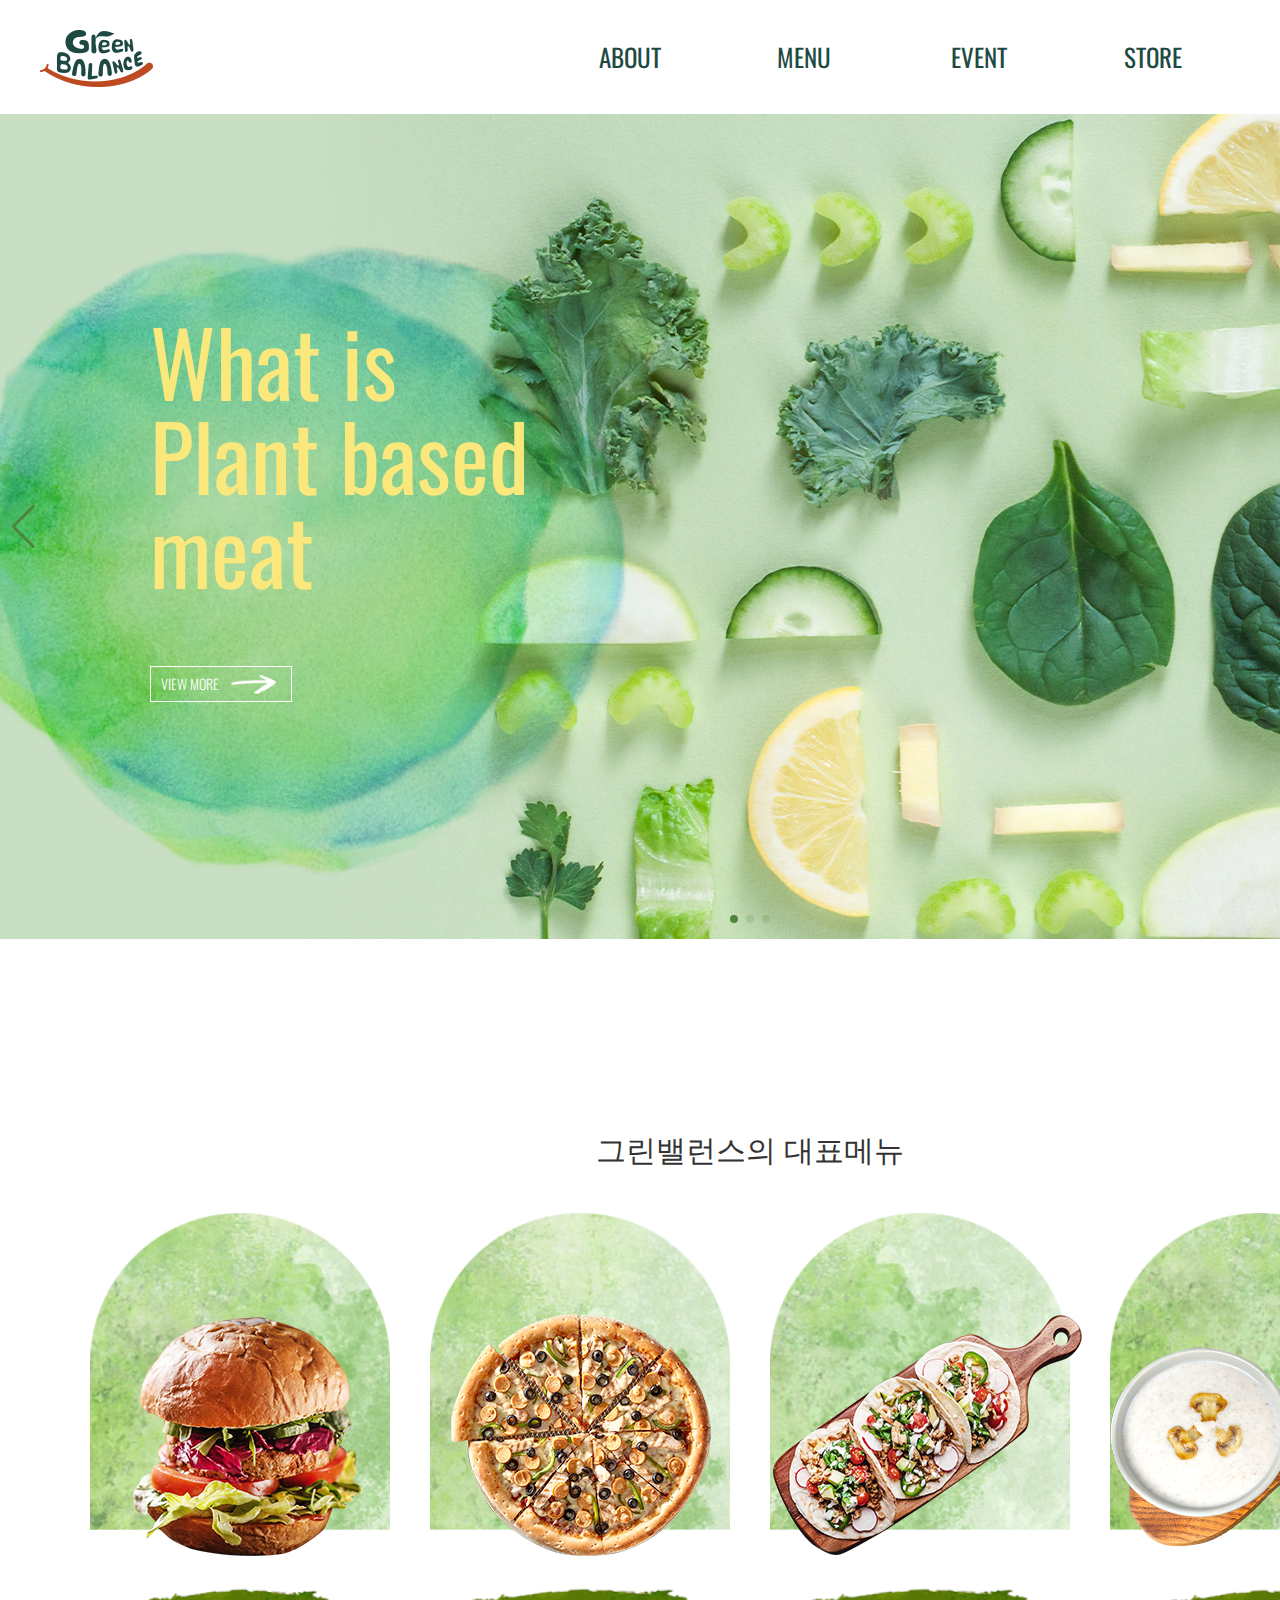
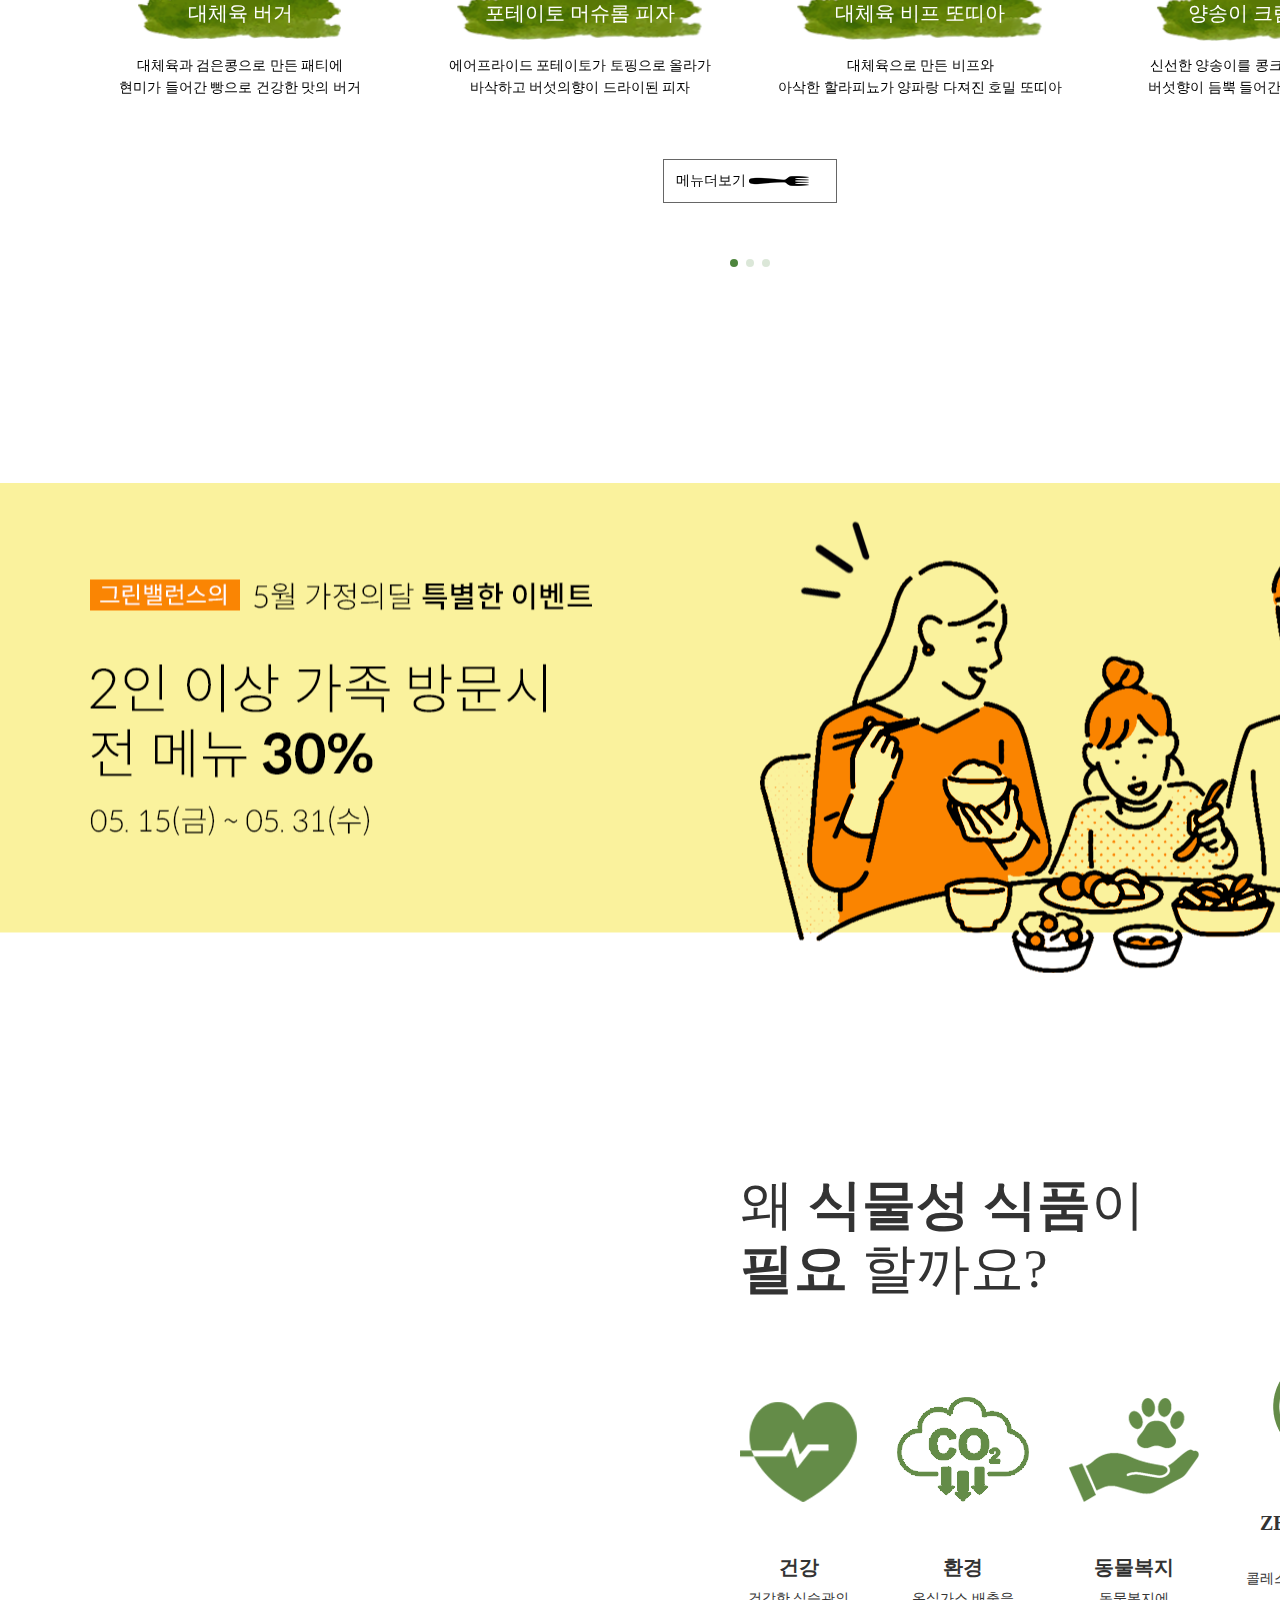
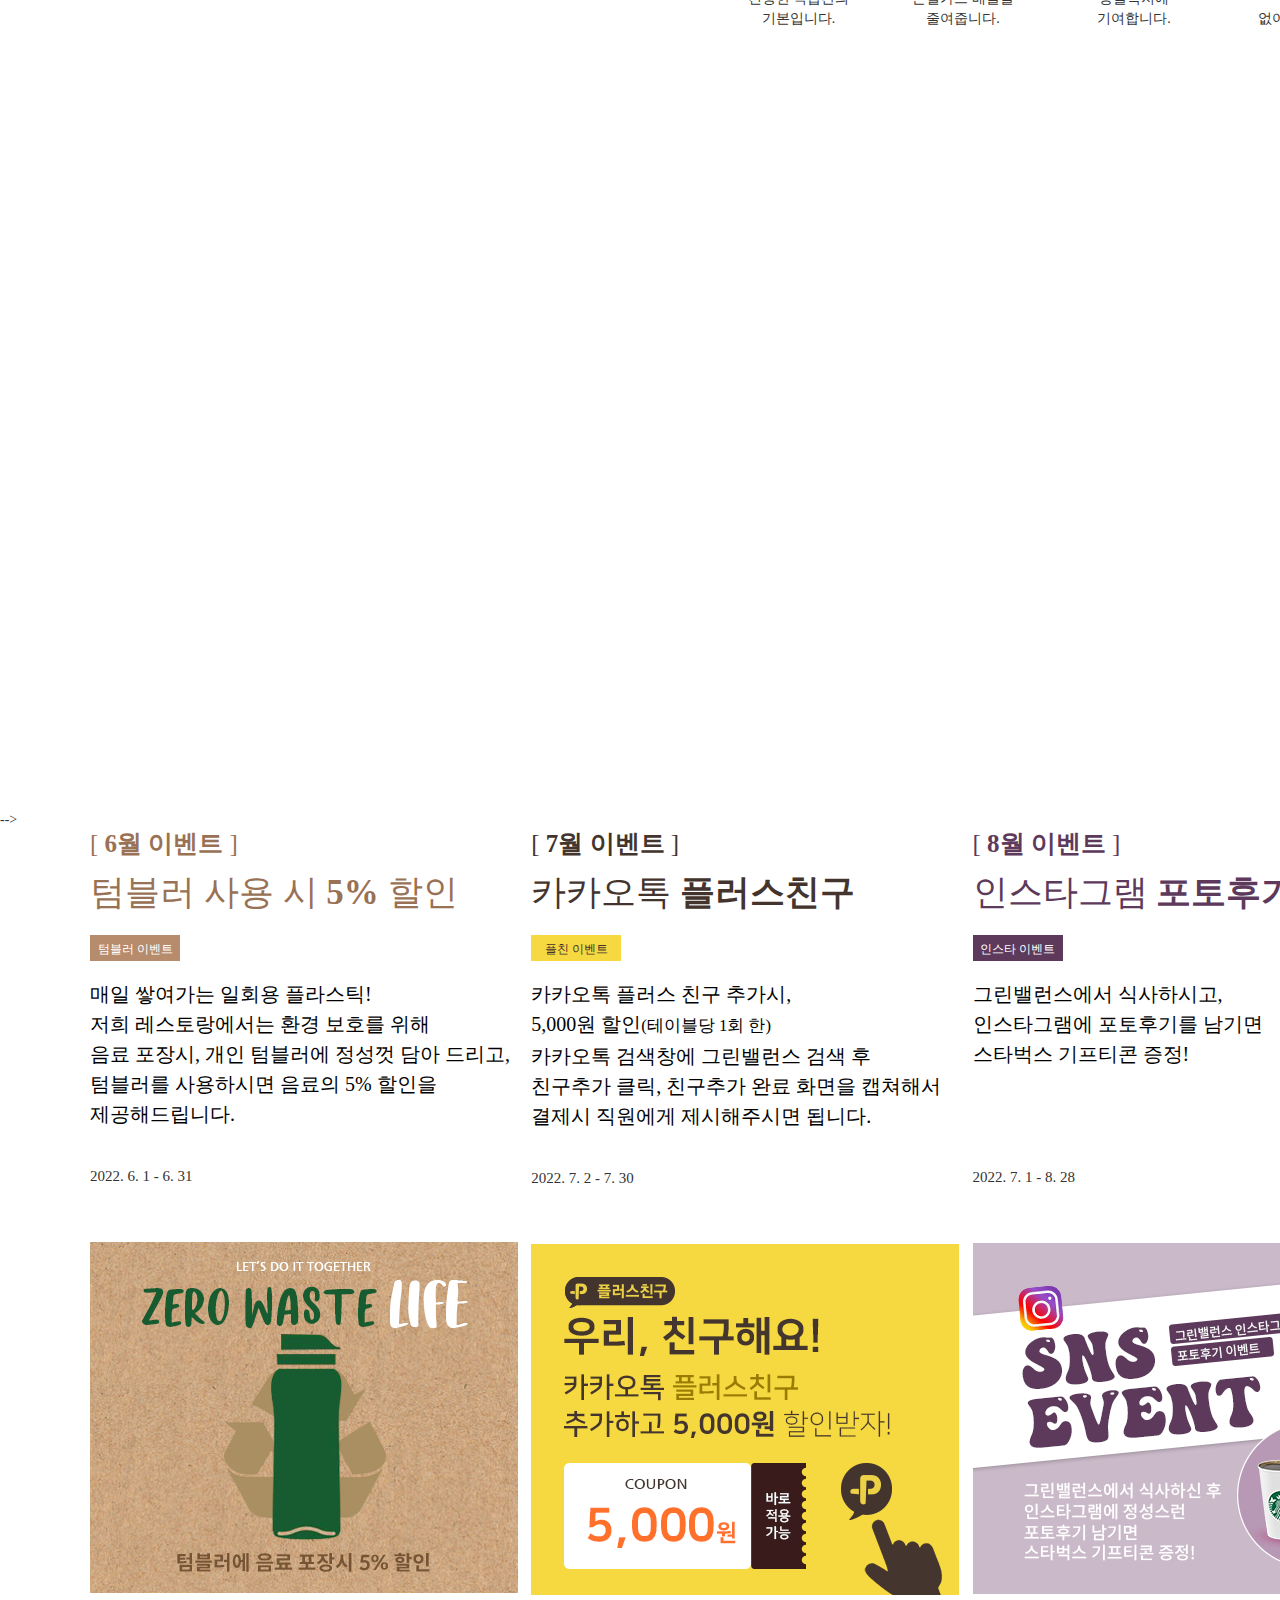
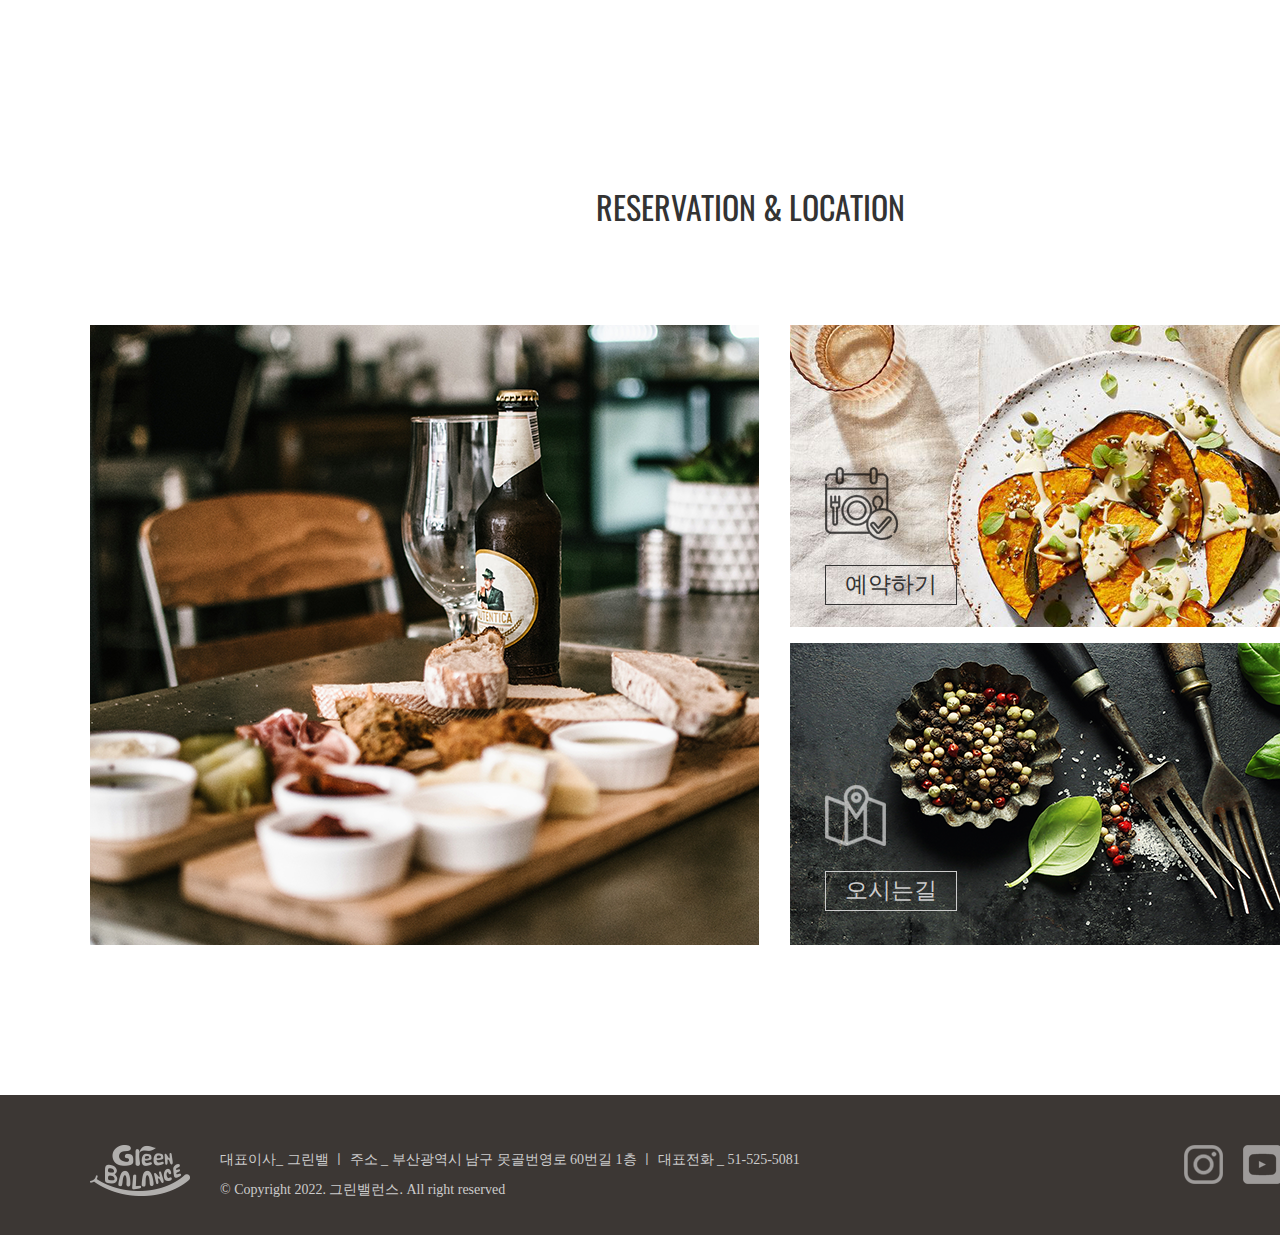
<file: index.html>
<!DOCTYPE html>
<html lang="KO">
<head>
    <meta charset="UTF-8">
    <meta http-equiv="X-UA-Compatible" content="IE=edge">
    <meta name="viewport" content="width=1500">
    <!-- 카카오톡용 이미지 변경해주기 -->
    <meta property="og:image" content="./images/kakao_logo.png">
    <meta property="og:title" content="그린밸런스">
    <meta property="og:description" content="Plant_base meat 레스토랑"> 
    
    <title>그린밸런스</title>

    <!-- Link Swiper's CSS -->
    <link rel="stylesheet" href="https://unpkg.com/swiper/swiper-bundle.min.css" />
    <link rel="shortcut icon" href="images/logo_favicon.png" type="image/x-icon">
    <link rel="preconnect" href="https://fonts.googleapis.com">
    <link rel="preconnect" href="https://fonts.gstatic.com" crossorigin>
    <link href='https://spoqa.github.io/spoqa-han-sans/css/SpoqaHanSansNeo.css' rel='stylesheet' type='text/css'>
    <link href="https://fonts.googleapis.com/css2?family=Gowun+Batang:wght@400;700&family=Oswald:wght@200;300;400;500;600;700&display=swap" 
    rel="stylesheet">
    <!-- aos적용하기 -->
    <link href="https://unpkg.com/aos@2.3.1/dist/aos.css" rel="stylesheet">
    <script src="https://unpkg.com/aos@2.3.1/dist/aos.js"></script>
    <!-- 내 스타일적용은 항상 마지막으로 -->
    <link rel="stylesheet" href="css/main.css">
  </head>
<body>
  <div id="head">
    <div id="head_inner" >
        <div class="logo">
          <a href="index.html"><img src="images/head_logo.png" alt="헤드로고"></a>
        </div><!-- logo -->
        <ul class="gnb clearfix">
            <li><a href="about.html">ABOUT<div class="solid"></div></a>
              <!-- 서브메뉴만들기, a태그 뒤에 만듭니다. -->
              <ul class="sub">
                <li><a href="about.html#b_story">브랜드 스토리</a></li>
                <li><a href="about.html#concept">브랜드 컨셉</a></li>
              </ul>
            </li>
            <li><a href="menu.html">MENU<div class="solid"></div></a>
              <ul class="sub">
                <li><a href="menu.html#sp_menu">스페셜 메뉴</a></li>
                <li><a href="menu.html#main_menu">메인 메뉴</a></li>
                <li><a href="menu.html#beverage">음료 메뉴</a></li>
              </ul>    
            </li>
            <li><a href="event.html">EVENT<div class="solid"></div></a>
            </li>
            <li><a href="store.html">STORE<div class="solid"></div></a>
              <ul class="sub">
                <li><a href="store.html#time">예약하기</a></li>
                <li><a href="store.html#map">오시는 길</a></li>
              </ul>
            </li>
        </ul><!-- gnb -->
    </div><!-- head_inner, 마진오토 -->
</div><!-- head, bg:c -->

    <div class="swiper mb">
        <div class="swiper-wrapper">
          <div class="swiper-slide mb1"><!-- What is~ -->
            <div class="title_box1">
                <h1 class="mb_title">What is <br>
                    Plant based <br>
                    meat</h1>
                <a href="about.html"><p class="mb_btn">VIEW MORE</p></a>
            </div>
        </div><!-- mb1 -->
          <div class="swiper-slide mb2"><!-- 긴가로형, 혁신푸드 -->
            <div class="title_box2">
                <h3 class="sub_title">STANDARDS of SUSTAINABLE</h3>
                <h1 class="mb_title2">건강과 환경의 가치를 지키는 <br>
                    식물성 혁신푸드로 세상을 바꾸는 시간을 <br>
                    선물합니다</h1>
                <a href="about.html"><p class="mb_btn">VIEW MORE</p></a>
            </div>
            </div> <!-- mb2 -->
            <div class="swiper-slide mb3"><!-- 여자모델  -->
              <div class="title_box2">
                  <h1 class="mb_title2">내 몸의 건강을 위한<br>
                    HEALTHY FOOD</h1>                  
                    <h4>식물성 단백질에는 불포화지방도 많이 들어 있는데 <br>
                        혈당을 낮춰 당뇨 및 고혈압, 고지혈증, 심장병 등을 <br>
                        예방하는 데 효과적이다. </h4>
                  <a href="about.html"><p class="mb_btn">VIEW MORE</p></a>
              </div>
              </div> <!-- mb3 -->
          </div><!-- swiper-wrapper -->
        <div class="swiper-button-next"></div>
        <div class="swiper-button-prev"></div>
        <div class="swiper-pagination"></div>        
      </div><!-- swiper mb -->

      <div id="menu">
        <h2 class="title">그린밸런스의 대표메뉴</h2>
        <div class="swiper menu clearfix">
          <div class="swiper-wrapper clearfix">
            <div class="swiper-slide main1"><img src="images/main_menu1.png" alt="메뉴1">
              <h3 class="m_title">대체육 버거</h3>
              <p>
                대체육과 검은콩으로 만든 패티에<br>
                현미가 들어간 빵으로 건강한 맛의 버거
              </p>
            </div>
            <div class="swiper-slide main2"><img src="images/main_menu2.png" alt="메뉴2">
              <h3 class="m_title">포테이토 머슈롬 피자</h3>
              <p>
                에어프라이드 포테이토가 토핑으로 올라가<br>
                바삭하고 버섯의향이 드라이된 피자
              </p>
            </div>
            <div class="swiper-slide main3"><img src="images/main_menu3.png" alt="메뉴3">
              <h3 class="m_title">대체육 비프 또띠아</h3>
              <p>
                대체육으로 만든 비프와<br>
                아삭한 할라피뇨가 양파랑 다져진 호밀 또띠아
              </p>
            </div>
            <div class="swiper-slide main4"><img src="images/main_menu4.png" alt="메뉴4">
              <h3 class="m_title">양송이 크림스프</h3>
              <p>
                신선한 양송이를 콩크림을 끓여내어<br>
                버섯향이 듬뿍 들어간 정성스런 스프
              </p>
            </div>
            <div class="swiper-slide main5"><img src="images/main_menu5.png" alt="메뉴5">
              <h3 class="m_title">대체육 치킨 샐러드</h3>
              <p>
                대체육 치킨이 진짜 치킨같은 식감으로<br>
                다이어터들에게 영양만점 다이어트 푸드로
              </p>
            </div>
            <div class="swiper-slide main6"><img src="images/main_menu6.png" alt="메뉴6">
              <h3 class="m_title">잉글리쉬 블랙퍼스트</h3>
              <p>
                대체육 소시지와 베네딕트 에그,<br>
                토마토를 통채로 구워낸 영양만점 브런치
              </p>
            </div>
        </div> <!-- swiper-wrapper -->
        <div class="swiper-pagination"></div>
        <p>
          <a href="menu.html" class="menu_btn">메뉴더보기</a>
        </p>
    </div><!-- swiper menu -->
    </div><!-- menu -->
    <div id="main_event">
    </div><!-- main_event -->
    <div id="slogan" class="clearfix"><!-- 왜 식물성 식품이 필요하할까? -->
        <div class="s_img">
            <img src="images/avocado.png" alt="아보카도이미지"
            data-aos="zoom-out-right" data-aos-duration="1000" data-aos-delay="100">
        </div><!-- s_img -->
        <div class="s_text">
            <h2>왜 <span>식물성 식품</span>이<br>
                <span>필요</span> 할까요?</h2>
            <ul class="icon">
                <li>
                    <a href="#"><img src="images/healthy_icon.png" alt="헬시아이콘">
                    <h4>건강</h4>
                    <p>건강한 식습관의<br> 
                        기본입니다.</p>
                    </a>
                </li>
                <li>
                    <a href="#"><img src="images/eco_icon.png" alt="환경아이콘">
                    <h4>환경</h4>
                    <p>온실가스 배출을<br> 
                        줄여줍니다.</p>
                    </a>
                </li>
                <li>
                    <a href="#"><img src="images/animalcare_icon.png" alt="동물복지아이콘">
                    <h4>동물복지</h4>
                    <p>동물복지에<br>
                        기여합니다.</p>
                    </a>
                </li>
                <li>
                    <a href="#"><img src="images/fatzero_icon.png" alt="펫제로아이콘">
                    <h4>ZERO TRANS FAT</h4>
                     <p>콜레스테롤과 트렌스지방이<br>
                        없어 비만걱정 ZERO!</p>
                    </a>
                </li>
            </ul><!-- icon -->
        </div><!-- s_text -->
    </div><!-- slogan -->
    <!-- <div id="main_slogan">이미지로 만든배경 배경</div> -->
    <div id="main_slogan">
      <div class="story">
        <h1>Good in more than just taste</h1>
      <p>우리는 <span>건강한 재료</span>를 사용합니다.<br>
        동물성 지방을 배재한 <span>100% 콩</span>으로 만든 크림소스와 <br>
      <span>대체육</span>으로 만든 고기를 제공하여 <span>맛</span>은 물론 <span>음식의 건강함</span>을 추구합니다.</p>
      </div>
    </div><!-- 배경 어태치드하기. main_slogan --> -->			
    <div id="event"><!-- sns이벤트 배너 -->
      <ul class="cleaefix">
        <li id="zero">
          <p class="event">[<span> 6월 이벤트 </span>]</p>
          <h1 class="e_title">텀블러 사용 시 <span class="bold">5%</span> 할인</h1>
          <p class="box">텀블러 이벤트</p>
          <p class="text">매일 쌓여가는 일회용 플라스틱! <br>
            저희 레스토랑에서는 환경 보호를 위해 <br>
            음료 포장시, 개인 텀블러에 정성껏 담아 드리고, <br>
            텀블러를 사용하시면 음료의 5% 할인을 <br>
            제공해드립니다.</p>
          <p class="date">2022. 6. 1 - 6. 31</p>
          <a href="event.html"><img src="images/event_zero.png" alt="텀블러이벤트"></a>
        </li>
        <li id="kakao">
          <p class="event">[<span> 7월 이벤트 </span>]</p>
          <h1 class="e_title">카카오톡 <span class="bold">플러스친구</span></h1>
          <p class="box">플친 이벤트</p>
          <p class="text">카카오톡 플러스 친구 추가시,<br>
            5,000원 할인<small>(테이블당 1회 한)</small> <br>
            카카오톡 검색창에 그린밸런스 검색 후<br>
            친구추가 클릭, 친구추가 완료 화면을 캡쳐해서<br>
            결제시 직원에게 제시해주시면 됩니다.</p>
          <p class="date">2022. 7. 2 - 7. 30</p>
          <a href="event.html"><img src="images/event_kakako.png" alt="카카오이벤트"></a>
        </li>
        <li id="insta">
          <p class="event">[<span> 8월 이벤트 </span>]</p>
          <h1 class="e_title">인스타그램 <span class="bold">포토후기</span> 이벤트</h1>
          <p class="box">인스타 이벤트</p>
          <p class="text">그린밸런스에서 식사하시고,<br>
            인스타그램에 포토후기를 남기면<br>
            스타벅스 기프티콘 증정!</p>
          <p class="date">2022. 7. 1 - 8. 28</p>
          <a href="event.html"><img src="images/event_insta.png" alt="인스타이벤트"></a>
        </li>
      </ul>
    </div><!-- event, m:a -->

    <div id="store" class="clearfix"><!-- 예약 및 장소 -->
      <div id="store_inner" >
        <h2>RESERVATION & LOCATION</h2>
        <div class="restaurant">
          <a href="#"><span></span></a>
        </div>
        <ul class>
          <li class="reserv">
            <img src="images/reserv_icon.png" alt="예약아이콘"><a href="store.html#time" class="btn3">예약하기</a>
          </li>
          <li class="map">
            <img src="images/map_icon.png" alt="맵아이콘"><a href="store.html#map" class="btn4">오시는길</a>
          </li>
        </ul>
      </div><!-- store_inner, p기준-->
    </div><!-- store, m:a -->

    <div id="footer">
      <div id="footer_inner" class="clearfix">
        <!-- <div class="top"><a href="#"><img src="images/top_btn.png" alt="탑버튼"></a></div> -->
        <div class="top"><a href="#">TOP</a></div>
        <ul class="logo">
            <li><img src="images/footer_logo.png" alt="푸터로고"></li>
            <li>대표이사_ 그린밸  ㅣ  주소 _ 부산광역시 남구 못골번영로 60번길 1층  ㅣ  대표전화 _ 51-525-5081 <br>
             © Copyright 2022. 그린밸런스. All right reserved</li>
          </ul><!-- logo -->
        <ul class="footer_icon">
          <li><a href="#"><img src="images/insta_icon.png" alt="인스타이이콘"></a></li>
          <li><a href="#"><img src="images/youtube_icon.png" alt="유투브이이콘"></a></li>
          <li><a href="#"><img src="images/ch_icon.png" alt="체널이이콘"></a></li>
          <li><a href="#"><img src="images/face_icon.png" alt="페이스북이이콘"></a></li>
        </ul><!-- footer_icon -->
      </div><!-- footer_inner -->
    </div><!-- footer -->

      <!-- Swiper JS -->
  <script src="https://unpkg.com/swiper/swiper-bundle.min.js"></script>

  <!-- Initialize Swiper -->
  <script>
    var swiper = new Swiper(".mb", {
        navigation: {
				 nextEl: ".swiper-button-next",
				 prevEl: ".swiper-button-prev",
				},
			pagination: {
				el: ".swiper-pagination",
				clickable: true,
				},
			autoplay: {
				delay: 5000,
				disableOnInteraction: false,
			},
			loop: true,/*4번째 이미지에서 다음 키를 누르면 바로 첫번째 이미지가 나오게 한다*/
		  });
		  
  </script>
  <!-- 메뉴 슬라이드 -->
  <script>
      var swiper = new Swiper(".menu", {
      slidesPerView: 4,/* 슬라이드를 몇개로 보이게 할건지 결정 */
      spaceBetween:40,/* 여백을 40px준다는 뜻 */
      pagination: {
          el: ".swiper-pagination",
          clickable: true,
      },
      // autoplay: {
      //   delay: 3000,
      //     // 몇초뒤에 다음 페이지로 넘어가는가?
      //   disableOnInteraction: false,
      // },
      // speed: 1000,
      // //넘길때 넘어가는 속도가 얼마인가? 기본은300
      // // loop: true를 넣으면 하단 동그라미가 많아집니다.
    });
  </script>
  <!-- aos작동용 스크립트 -->
  <script>
    AOS.init();
    </script>
    
</body>
</html>
</file>
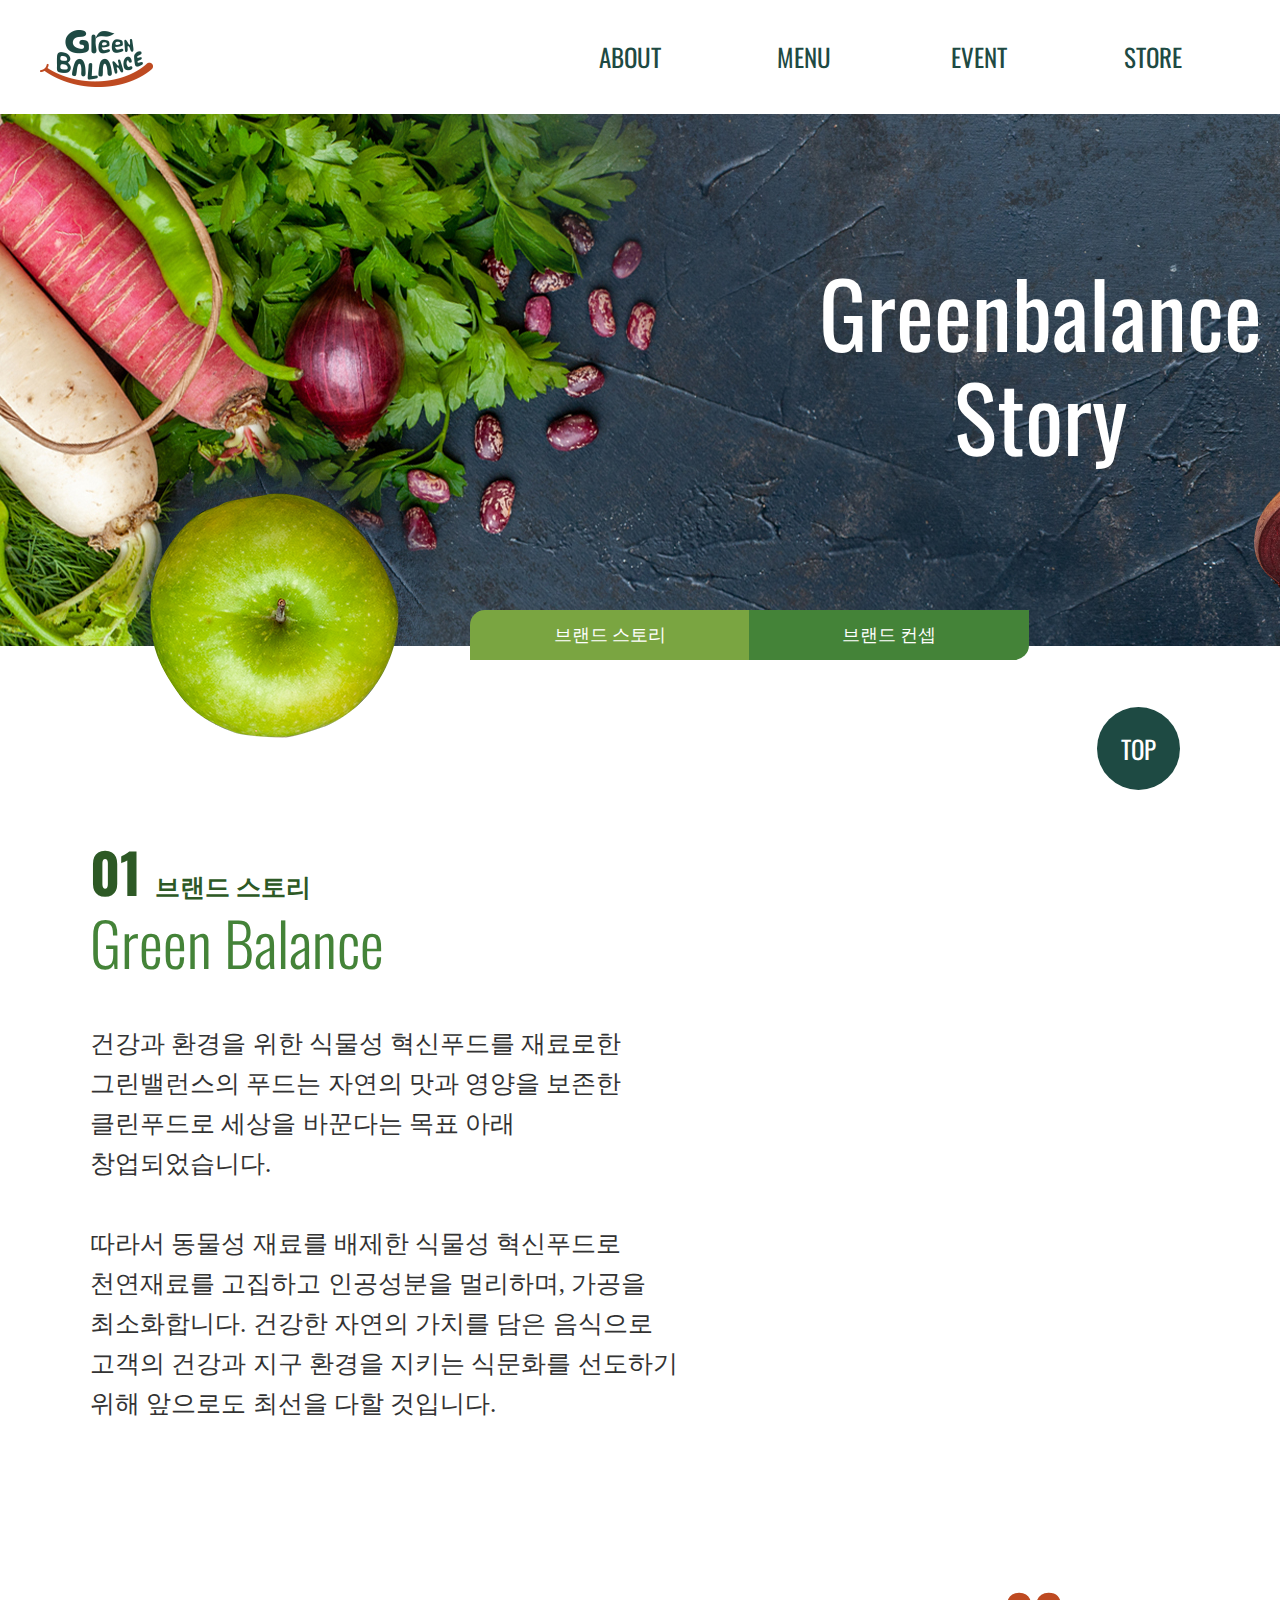
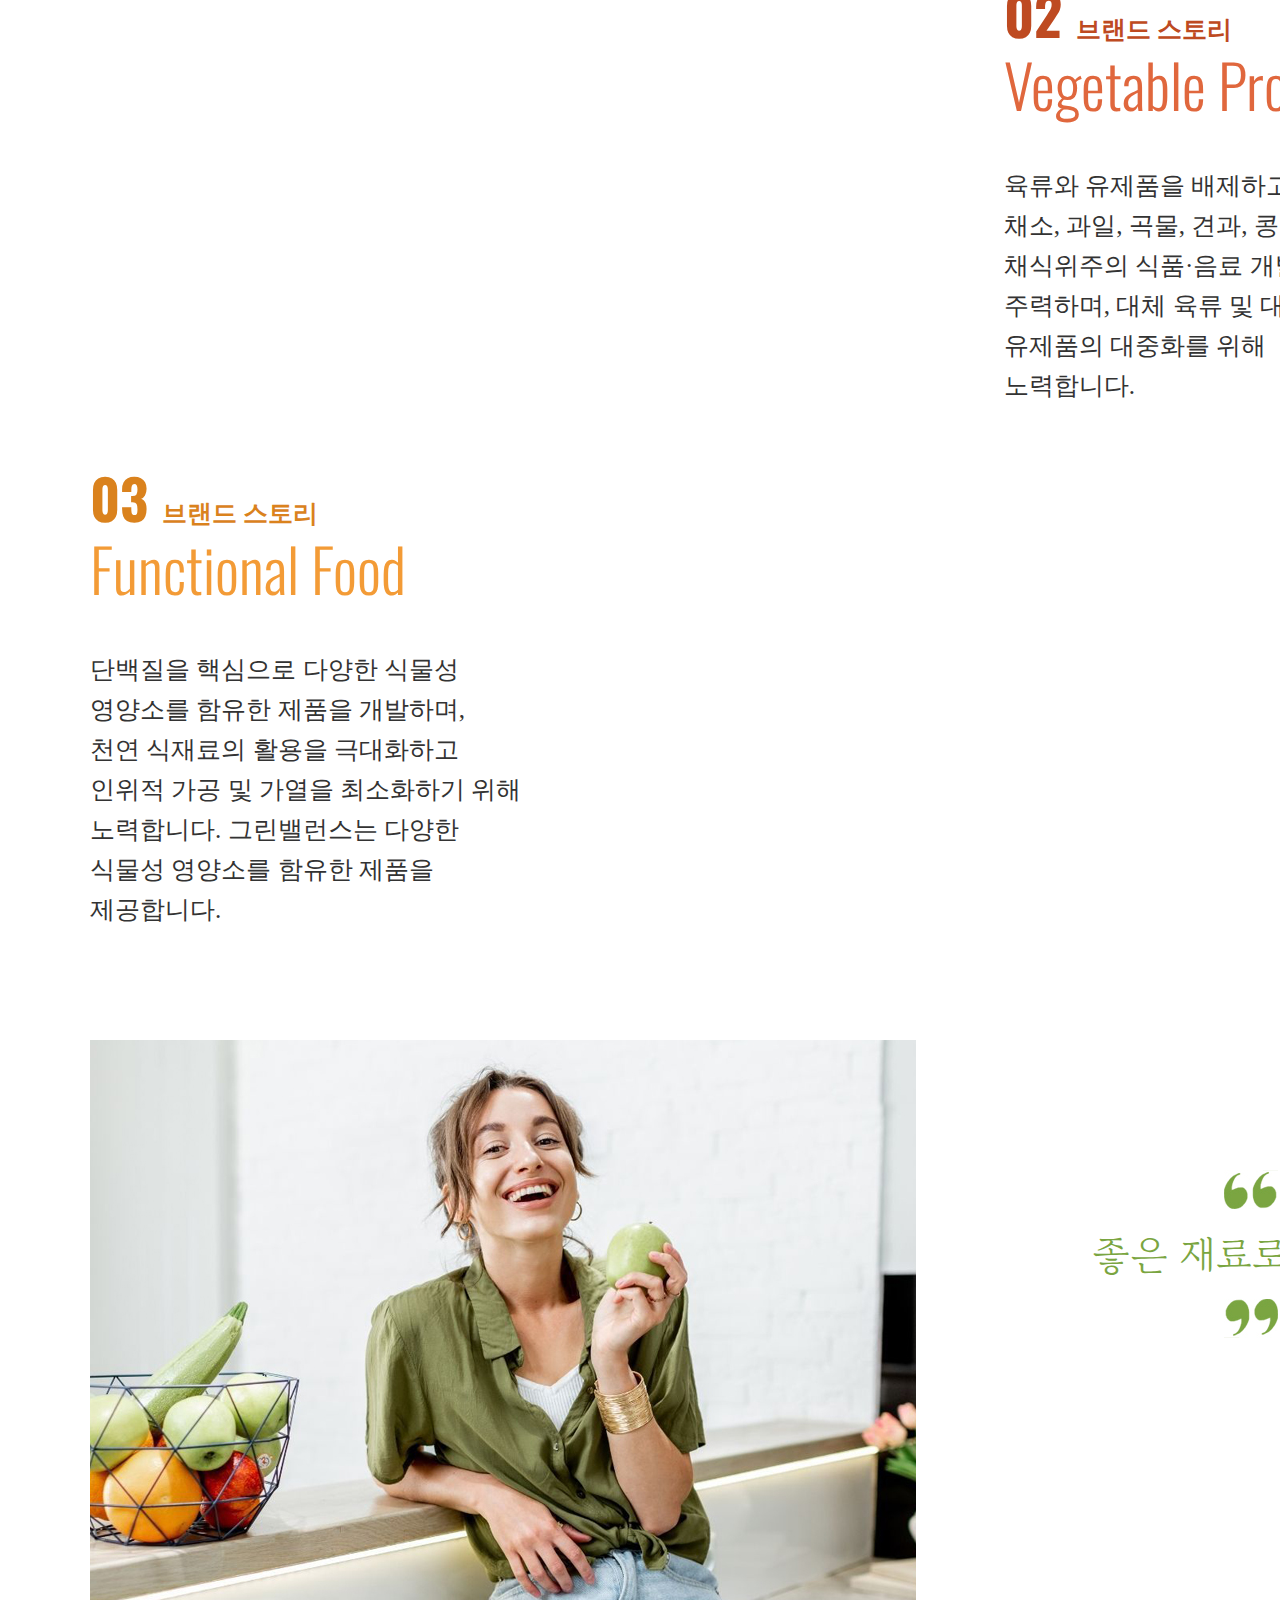
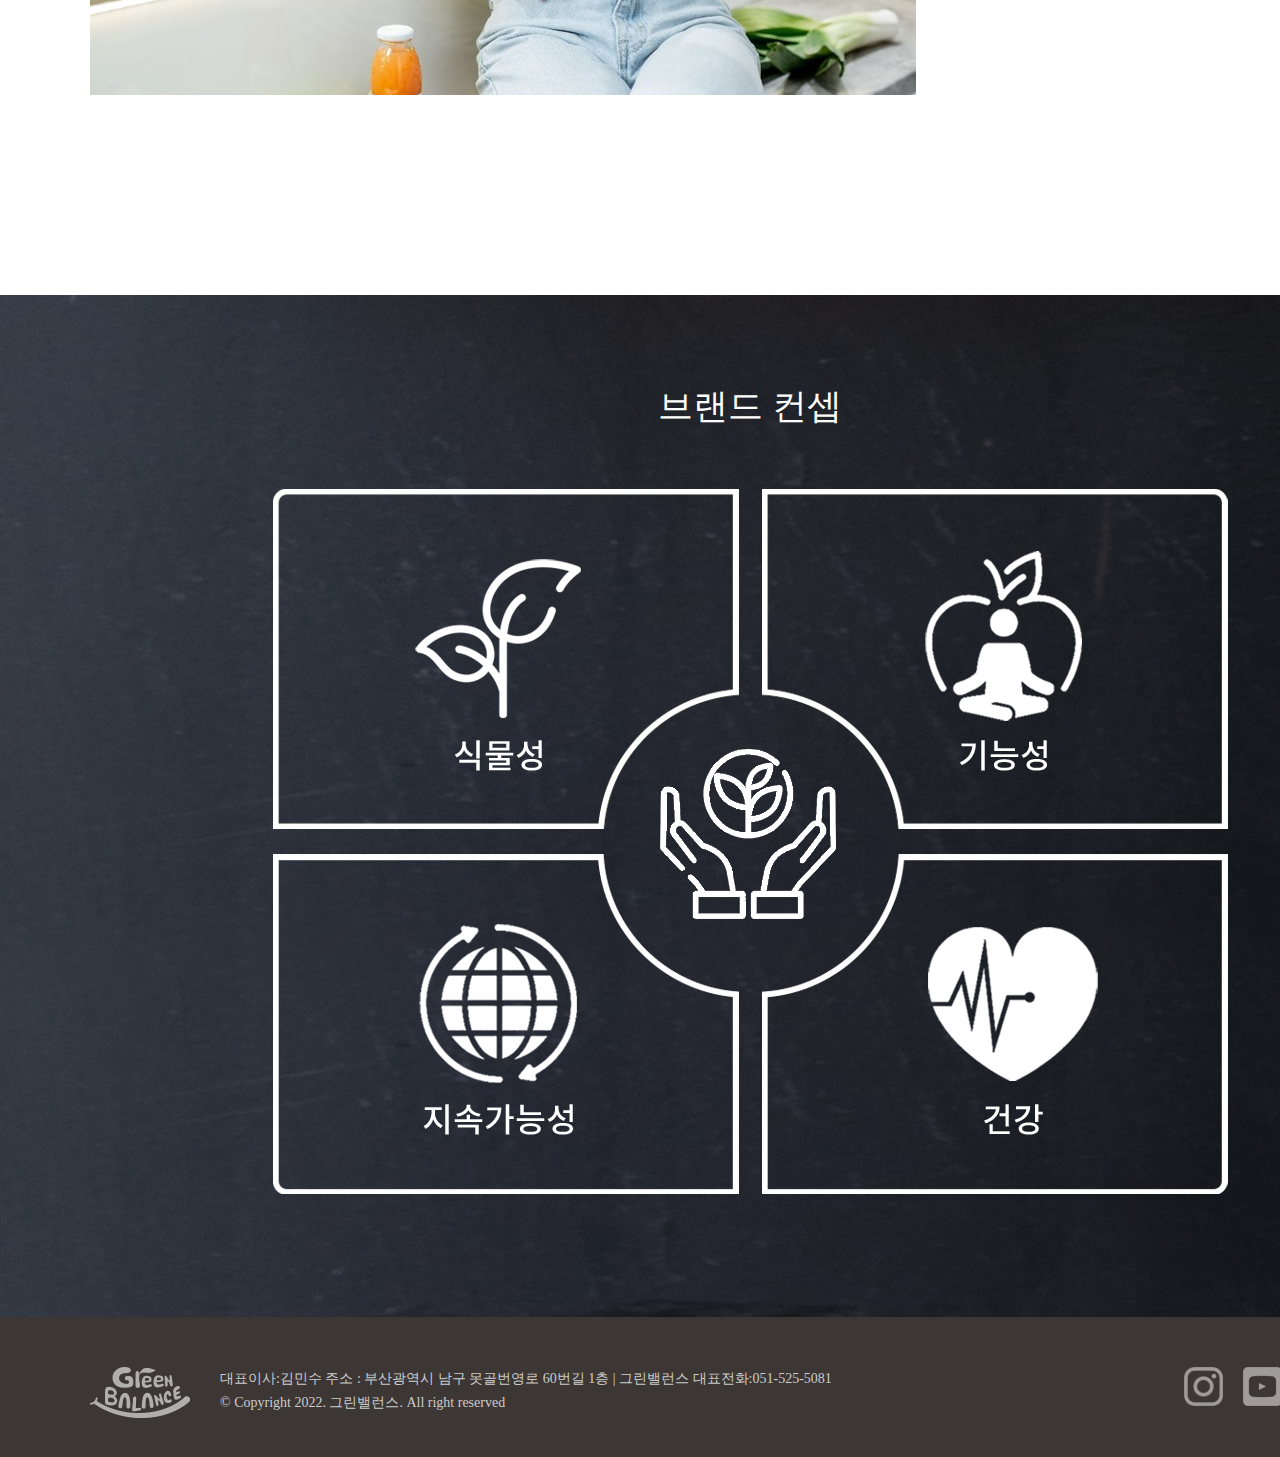
<file: about.html>
<!DOCTYPE html>
<html lang="KO">
<head>
    <meta charset="UTF-8">
    <meta http-equiv="X-UA-Compatible" content="IE=edge">
    <meta name="viewport" content="width=1500">
    <title>그린밸런스</title>

    <!-- Link Swiper's CSS -->
    <link rel="shortcut icon" href="images/logo_favicon.png" type="image/x-icon">
    <link rel="preconnect" href="https://fonts.googleapis.com">
    <link rel="preconnect" href="https://fonts.gstatic.com" crossorigin>
    <link href='https://spoqa.github.io/spoqa-han-sans/css/SpoqaHanSansNeo.css' rel='stylesheet' type='text/css'>
    <link href="https://fonts.googleapis.com/css2?family=Gowun+Batang:wght@400;700&family=Oswald:wght@200;300;400;500;600;700&display=swap" 
    rel="stylesheet">
    <!-- aos적용하기 -->
    <link href="https://unpkg.com/aos@2.3.1/dist/aos.css" rel="stylesheet">
    <script src="https://unpkg.com/aos@2.3.1/dist/aos.js"></script>

    <!-- story4에 글자 타이핑 효과주기 -->
    <script src="https://code.jquery.com/jquery-3.6.0.min.js" integrity="sha256-/xUj+3OJU5yExlq6GSYGSHk7tPXikynS7ogEvDej/m4=" crossorigin="anonymous"></script>

    <!-- 내 지정스타일 -->
    <link rel="stylesheet" href="css/about.css">

</head>
<body>
  <div id="head">
    <div id="head_inner" >
        <div class="logo">
          <a href="index.html"><img src="images/head_logo.png" alt="헤드로고"></a>
        </div><!-- logo -->
        <ul class="gnb clearfix">
            <li><a href="about.html">ABOUT<div class="solid"></div></a>
              <!-- 서브메뉴만들기, a태그 뒤에 만듭니다. -->
              <ul class="sub">
                <li><a href="about.html#b_story">브랜드 스토리</a></li>
                <li><a href="about.html#concept">브랜드 컨셉</a></li>
              </ul>
            </li>
            <li><a href="menu.html">MENU<div class="solid"></div></a>
              <ul class="sub">
                <li><a href="menu.html#sp_menu">스페셜 메뉴</a></li>
                <li><a href="menu.html#main_menu">메인 메뉴</a></li>
                <li><a href="menu.html#beverage">음료 메뉴</a></li>
              </ul>    
            </li>
            <li><a href="event.html">EVENT<div class="solid"></div></a>
            </li>
            <li><a href="store.html">STORE<div class="solid"></div></a>
              <ul class="sub">
                <li><a href="store.html#time">예약하기</a></li>
                <li><a href="store.html#map">오시는 길</a></li>
              </ul>
            </li>
        </ul><!-- gnb -->
    </div><!-- head_inner, 마진오토 -->
</div><!-- head, bg:c -->

<div id="mb">
  <div id="mb_inner">
      <h1>Greenbalance<br>Story</h1>
      <div class="moving">
          <div class="apple" data-aos="fade-right" data-aos-duration="1000" data-aos-delay="100"><img src="images_a/apple.png" alt="사과"></div>
          <div class="onion" data-aos="fade-up" data-aos-duration="1000" data-aos-delay="100"><img src="images_a/onion.png" alt="양파"></div>
      </div>
      <div class="btn">
           <a href="about.html#b_story" class="story">브랜드 스토리</a>
           <a href="about.html#concept" class="concept">브랜드 컨셉</a>
      </div>
  </div><!-- m:a, 포지션 -->
</div><!-- mb, 이미지 배경으로 넣기 -->

    <div id="b_story">
        <div id="story1" class="clearfix">
            <div class="text">
             <h2 class="number">01 <span class="sub_title">브랜드 스토리</span></h2>
             <h1 class="title">Green Balance</h1>
             <p class="padding1">건강과 환경을 위한 식물성 혁신푸드를 재료로한<br>
                그린밸런스의 푸드는 자연의 맛과 영양을 보존한<br> 
                클린푸드로 세상을 바꾼다는 목표 아래<br> 
                창업되었습니다.</p>
             <p class="padding2">
                따라서 동물성 재료를 배제한 식물성 혁신푸드로<br>  
                천연재료를 고집하고 인공성분을 멀리하며, 가공을<br> 
                최소화합니다. 건강한 자연의 가치를 담은 음식으로<br> 
                고객의 건강과 지구 환경을 지키는 식문화를 선도하기<br>  
                위해 앞으로도 최선을 다할 것입니다.<br> 
             </p> 
            </div><!-- text, f:l -->
            <div class="img">
                <img src="images_a/story1.jpg" alt="스토리1" 
                 data-aos="fade-left" data-aos-duration="1000">
            </div><!-- img, f:r -->
        </div><!-- story1 -->
        <div id="story2" class="clearfix">
            <div class="text right">
             <h2 class="number">02 <span class="sub_title">브랜드 스토리</span></h2>
             <h1 class="title">Vegetable Property</h1>
             <p class="padding1">육류와 유제품을 배제하고<br>  
                채소, 과일, 곡물, 견과, 콩류를 활용한<br>  
                채식위주의 식품·음료 개발에<br>  <!-- 가운데 점 만들기:한글 ㄱ 하고 한자키 -->
                주력하며, 대체 육류 및 대체<br>  
                유제품의 대중화를 위해<br>  
                노력합니다.</p>
            </div><!-- text, f:right-->
            <div class="img left">
                <img src="images_a/story2_3.jpg" alt="스토리2"
                data-aos="zoom-in" data-aos-duration="1000">
            </div><!-- img, f:left-->
        </div><!-- story2-->
        <div id="story3" class="clearfix">
            <div class="text">
             <h2 class="number">03 <span class="sub_title">브랜드 스토리</span></h2>
             <h1 class="title">Functional Food</h1>
             <p class="padding1">단백질을 핵심으로 다양한 식물성 <br>  
                영양소를 함유한 제품을 개발하며, <br>  
                천연 식재료의 활용을 극대화하고 <br>  
                인위적 가공 및 가열을 최소화하기 위해 <br>  
                노력합니다. 그린밸런스는 다양한 <br>  
                식물성 영양소를 함유한 제품을 <br>  
                제공합니다. <br>
            </p>
            </div><!-- text, f:l -->
            <div class="img">
                <img src="images_a/story3.jpg" alt="스토리3"
                data-aos="fade-up-left" data-aos-duration="2000">
            </div><!-- img, f:r -->
        </div><!-- story3 -->
        <div id="story4" class="clearfix">
            <div class="text right">
                <img src="images_a/ap_1.jpg" alt="따옴표_위" class="margin">
             <!-- <p class="sherif">좋은 재료로 만들어 <br> 
                건강하고 신선한 음식을<br> 
                만날 수 있는 곳.<br> 
                여기는 즐거움이 가득한 <br> 
                그린밸런스입니다.</p> -->
            <!-- 타이핑효과줄 글자넣기 -->
            <div class="typing-txt"><!--내용물안에 클래스를 줘서 스타일을 주면 적용이 안되니(자바스크립트가 클래스를 지웠다 없앴다 하는거라 없어져요~) nth-child등을 이용해 적용해주세요~!-->
                <ul>
                  <li>좋은 재료로 만들어</li>
                  <li>건강하고 신선한 음식을</li>
                  <li>만날 수 있는 곳.</li>
                  <li>여기는 즐거움이 가득한</li>
                  <li>그린밸런스입니다.</li>
              </ul>
              </div><!-- typing-txt --> 
              <div class="typing"><!--글이 나타나는 위치에 관련된 속성은 .typing에 주세요!-->
                 <ul>
                   <li></li>
                   <li></li>
                   <li></li>
                   <li></li>
                   <li></li>
                </ul>
              </div><!-- typing -->  
                <img src="images_a/ap_2.jpg" alt="따옴표_아래">
            </div><!-- text, f:right-->
            <div class="img left">
                <img src="images_a/story4.jpg" alt="스토리4">
            </div><!-- img, f:left-->
        </div><!-- story4-->
    </div><!-- b_story, w, m:a -->

    <div id="concept">
        <h2>브랜드 컨셉</h2>
        <div id="concept_inner">
            <div>
                <a href="#" class="icon1"></a> 
                <a href="#" class="icon2"></a> 
                <a href="#" class="icon3"></a> 
                <a href="#" class="icon4"></a>
             </div>
             <img src="images_a/green.png" alt="녹색채소" class="green"
             data-aos="fade-right" data-aos-duration="1000" data-aos-delay="200">
             <img src="images_a/purple.png" alt="가지" class="purple"
             data-aos="fade-left" data-aos-duration="1000" data-aos-delay="300">
             <img src="images_a/aspa.png" alt="아스파라거스" class="aspa"
             data-aos="fade-up" data-aos-duration="1000" data-aos-delay="100"> 
             <img src="images_a/concept_icon.png" alt="브랜드컨셉아이콘" class="b_icon">
        </div><!-- concept_inner -->
    </div><!-- concept, m, w -->

    <div id="footer">
      <div id="footer_inner" class="clearfix">
        <!-- <div class="top"><a href="#"><img src="images/top_btn.png" alt="탑버튼"></a></div> -->
        <div class="top"><a href="#">TOP</a></div>
        <ul class="logo">
          <li><img src="images/footer_logo.png" alt="푸터로고"></li>
          <li>대표이사:김민수  주소 : 부산광역시 남구 못골번영로 60번길 1층 | 그린밸런스 대표전화:051-525-5081 <br>
           © Copyright 2022. 그린밸런스. All right reserved</li>
        </ul><!-- logo -->
        <ul class="footer_icon">
          <li><a href="#"><img src="images/insta_icon.png" alt="인스타이이콘"></a></li>
          <li><a href="#"><img src="images/youtube_icon.png" alt="유투브이이콘"></a></li>
          <li><a href="#"><img src="images/ch_icon.png" alt="체널이이콘"></a></li>
          <li><a href="#"><img src="images/face_icon.png" alt="페이스북이이콘"></a></li>
        </ul><!-- footer_icon -->
      </div><!-- footer_inner -->
    </div><!-- footer -->

      <!-- aos작동용 스크립트 -->
      <script>
        AOS.init();
        </script>

    <!-- 타이핑하는 효과 스크립트 -->
    <script>
		var typingBool = false; 
		var typingIdx=0; 
		var liIndex = 0;
		var liLength = $(".typing-txt>ul>li").length;

		// 타이핑될 텍스트를 가져온다 
		var typingTxt = $(".typing-txt>ul>li").eq(liIndex).text(); 
		//liIndex 인덱스로 구분해 한줄씩 가져옴

		typingTxt=typingTxt.split(""); // 한글자씩 잘라 배열로만든다

		if(typingBool==false){ // 타이핑이 진행되지 않았다면 
			typingBool=true; 
			var tyInt = setInterval(typing,100); // 반복동작 
		} 
			 
		function typing(){ 
		  $(".typing ul li").removeClass("on");
		   $(".typing ul li").eq(liIndex).addClass("on");
		  //현재 타이핑되는 문장에만 커서 애니메이션을 넣어준다.
		  
		  if(typingIdx<typingTxt.length){ // 타이핑될 텍스트 길이만큼 반복 
			 $(".typing ul li").eq(liIndex).append(typingTxt[typingIdx]); // 한글자씩 이어준다. 
			 typingIdx++; 
		   } else{ //한문장이끝나면
			 if(liIndex<liLength-1){
			 //다음문장으로  가기위해 인덱스를 1증가
			   liIndex++; 
			 //다음문장을 타이핑하기위한 셋팅
				typingIdx=0;
				typingBool = false; 
				typingTxt = $(".typing-txt>ul>li").eq(liIndex).text(); 
			   
			 //다음문장 타이핑전 1초 쉰다
				 clearInterval(tyInt);
				  //타이핑종료
			 
				 setTimeout(function(){
				   //1초후에 다시 타이핑 반복 시작
				   tyInt = setInterval(typing,100);
				 },1000);
				} else if(liIndex==liLength-1){
				  
				 //마지막 문장까지 써지면 반복종료
				   clearInterval(tyInt);
				  
				  //1초후
				  setTimeout(function(){
					//사용했던 변수 초기화
					typingBool = false; 
				  liIndex=0;
				  typingIdx=-0;
					
					//첫번째 문장으로 셋팅
				  typingTxt = $(".typing-txt>ul>li").eq(liIndex).text(); 
					   //타이핑 결과 모두 지우기
				  $(".typing ul li").html("")
					
					//반복시작
					tyInt = setInterval(typing,100);
				  }, 1000);
				  
				}
			} 
		} 	 
	</script>
</body>
</html>
</file>
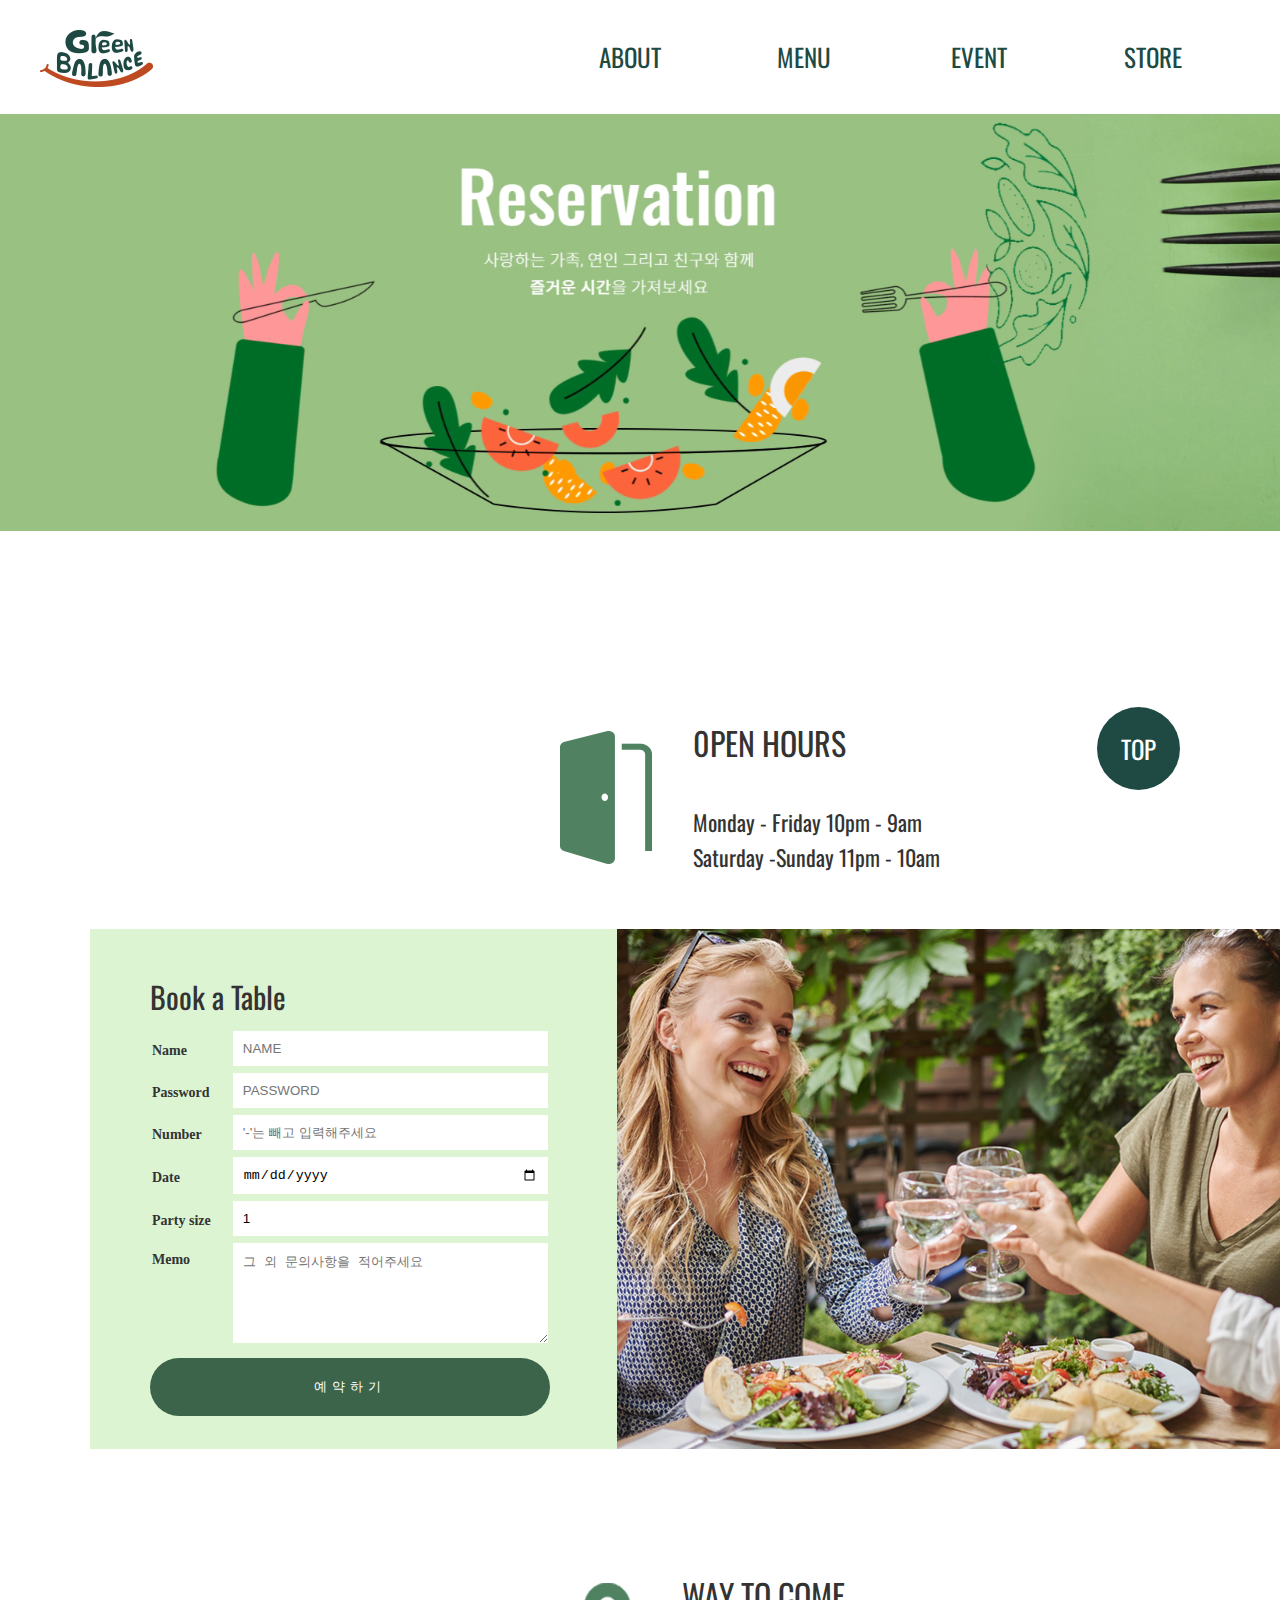
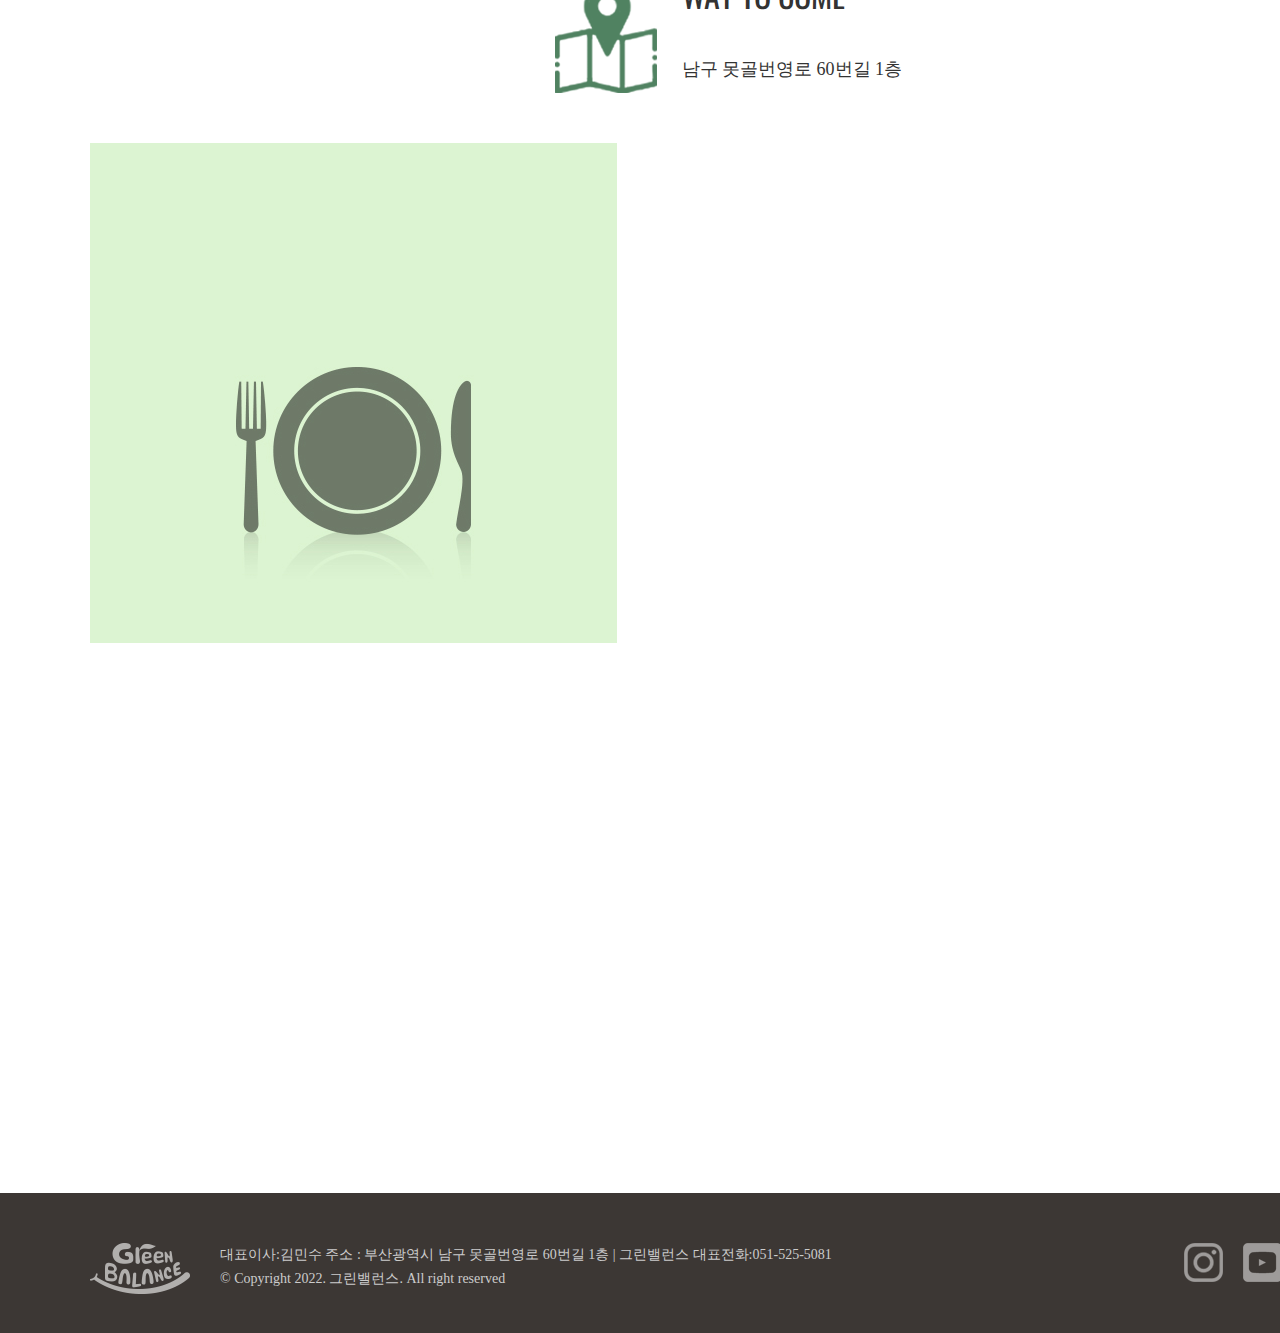
<file: store.html>
<!DOCTYPE html>
<html lang="KO">
<head>
    <meta charset="UTF-8">
    <meta http-equiv="X-UA-Compatible" content="IE=edge">
    <meta name="viewport" content="width=1500">
    <title>그린밸런스</title>

    <!-- Link Swiper's CSS -->
    <link rel="shortcut icon" href="images/logo_favicon.png" type="image/x-icon">
    <link rel="preconnect" href="https://fonts.googleapis.com">
    <link rel="preconnect" href="https://fonts.gstatic.com" crossorigin>
    <link href='https://spoqa.github.io/spoqa-han-sans/css/SpoqaHanSansNeo.css' rel='stylesheet' type='text/css'>
    <link href="https://fonts.googleapis.com/css2?family=Gowun+Batang:wght@400;700&family=Oswald:wght@200;300;400;500;600;700&display=swap" 
    rel="stylesheet">
    <!-- aos적용하기 -->
    <link href="https://unpkg.com/aos@2.3.1/dist/aos.css" rel="stylesheet">
    <script src="https://unpkg.com/aos@2.3.1/dist/aos.js"></script>
    <!-- 내 스타일은 제일아래-->
    <link rel="stylesheet" href="css/store.css">
</head>
<body>
  <div id="head">
    <div id="head_inner" >
        <div class="logo">
          <a href="index.html"><img src="images/head_logo.png" alt="헤드로고"></a>
        </div><!-- logo -->
        <ul class="gnb clearfix">
            <li><a href="about.html">ABOUT<div class="solid"></div></a>
              <!-- 서브메뉴만들기, a태그 뒤에 만듭니다. -->
              <ul class="sub">
                <li><a href="about.html#b_story">브랜드 스토리</a></li>
                <li><a href="about.html#concept">브랜드 컨셉</a></li>
              </ul>
            </li>
            <li><a href="menu.html">MENU<div class="solid"></div></a>
              <ul class="sub">
                <li><a href="menu.html#sp_menu">스페셜 메뉴</a></li>
                <li><a href="menu.html#main_menu">메인 메뉴</a></li>
                <li><a href="menu.html#beverage">음료 메뉴</a></li>
              </ul>    
            </li>
            <li><a href="event.html">EVENT<div class="solid"></div></a>
            </li>
            <li><a href="store.html">STORE<div class="solid"></div></a>
              <ul class="sub">
                <li><a href="store.html#time">예약하기</a></li>
                <li><a href="store.html#map">오시는 길</a></li>
              </ul>
            </li>
        </ul><!-- gnb -->
    </div><!-- head_inner, 마진오토 -->
</div><!-- head, bg:c -->


    <div id="mb">
        <!-- <img src="images_s/mb.jpg" alt="메인배너이미지로 일단~"> -->
        <video src="images_s/mb.mp4" autoplay muted loop></video>
        <!-- 내가 만든 동영상은 아이프레임태그가 아니고, 비디오 태그입니다.
         autoplay:자동재생 muted:음소거)필수 loop:반복재생-->
    </div><!-- mb -->
    <div id="box"><!-- 예약+지도-->
        <div id="time"><!-- 아이콘과 텍스트 -->
            <img src="images_s/door_icon.png" alt="도어아이콘" class="door">
        <div class="text">
            <h2 class="sub_title">0PEN HOURS</h2>
            <p> Monday - Friday  10pm - 9am<br>
                Saturday -Sunday 11pm - 10am 
            </p>
        </div><!-- text -->
       </div><!-- time -->
        <div class="bg" ><!-- 배경:bg, 폼태그 -->
            <div class="form">
                <h1>Book a Table</h1>
                <form>
                    <table>
                    <tr>
                        <th><label for="name">Name</label></th>
                        <td><div><input type="text" id="name" placeholder="NAME"></div></td>
                    </tr>
                    <tr>
                        <th><label for="pass">Password</label></th>
                        <td><input type="password" id="pass" maxlength="8" placeholder="PASSWORD"></td>
                    </tr>
                    <tr>
                        <th><label for="phone">Number</label></th>
                        <td><input type="numb" id="phone" placeholder="'-'는 빼고 입력해주세요"></td>
                    </tr>
                    <tr>
                        <th><label for="date">Date</label></th>
                        <td><input type="date" id="date"></td>
                    </tr>
                    <tr>
                        <th><label for="date">Party size</label></th>
                        <td>
                            <input type="number" min="1" value="1">
                        </td>
                    </tr>
                        <th class="remark">
                            <label for="remarks">Memo</label>
                        </th>
                        <td><textarea id="remarks" placeholder="그 외 문의사항을 적어주세요"></textarea>
                        </td>
                    </tr>
                    </table>
                    <div><input type="submit" value="예약하기" class="submit"></div>
                </form>
                </div><!-- form, 폼태그 -->
        </div><!-- bg, 예약이미지 -->
        <div id="map"><!-- 아이콘+텍스트 -->
            <img src="images_s/map_icon.png" alt="맵아이콘배경" class="map">
            <div class="text2">
            <h2 class="sub_title">WAY TO COME</h2>
            <p> 남구 못골번영로 60번길 1층</p>
            </div><!-- text2 -->
       </div><!-- map -->
        <div class="bg2"><!-- 구글맵 가져오기 -->
            <img src="images_s/map.jpg" alt="지도옆 아이콘 이미지">
            <iframe src="https://www.google.com/maps/embed?pb=!1m18!1m12!1m3!1d1631.3069369844861!2d129.08951151218508!3d35.1413081376506!2m3!1f0!2f0!3f0!3m2!1i1024!2i768!4f13.1!3m3!1m2!1s0x3568ec8cd8b4e427%3A0x20aee121734586b6!2z7IGY66CI6rOgKENhZmUgUHJlZ28p!5e0!3m2!1sko!2skr!4v1657443935183!5m2!1sko!2skr" 
            width="789" height="500" 
            style="border:0;" allowfullscreen="" loading="lazy" referrerpolicy="no-referrer-when-downgrade"></iframe>
       </div><!--bg2-->
       </div><!-- box -->
       <div class="veggie" data-aos="zoom-in"
></div><!-- 야채이미지, bg로 -->

    <div id="footer">
        <div id="footer_inner" class="clearfix">
          <!-- <div class="top"><a href="#"><img src="images/top_btn.png" alt="탑버튼"></a></div> -->
          <div class="top"><a href="#">TOP</a></div>
          <ul class="logo">
            <li><img src="images/footer_logo.png" alt="푸터로고"></li>
            <li>대표이사:김민수  주소 : 부산광역시 남구 못골번영로 60번길 1층 | 그린밸런스 대표전화:051-525-5081 <br>
             © Copyright 2022. 그린밸런스. All right reserved</li>
          </ul><!-- logo -->
          <ul class="footer_icon">
            <li><a href="#"><img src="images/insta_icon.png" alt="인스타이이콘"></a></li>
            <li><a href="#"><img src="images/youtube_icon.png" alt="유투브이이콘"></a></li>
            <li><a href="#"><img src="images/ch_icon.png" alt="체널아이콘"></a></li>
            <li><a href="#"><img src="images/face_icon.png" alt="페이스북이이콘"></a></li>
          </ul><!-- footer_icon -->
        </div><!-- footer_inner -->
      </div><!-- footer -->
    
      <!-- 애니메이션 주기 옵션 -->
    <script>AOS.init();</script>
</body>
</html>
</file>
<file: css/main.css>
@charset "utf-8";
/* font-family: 'Oswald', sans-serif; -영어*/
/* font-family: 'Gowun Batang', serif; -명조*/
/* font-family: 'Spoqa Han Sans Neo', 'sans-serif'; */
@keyframes zoom {
    from{transform:scale(1.1);}
    to{transform:scale(1);}	
  }
  .swiper-slide-active{
    animation:zoom 2s;
  }

*{
    margin: 0;
    padding: 0;
}
a{
    text-decoration: none;    
    color: inherit;

}
ul, ol{
    list-style: none;
}
.clearfix::after{
    content: "";
    display: block;
    clear: both;
}
body{
    font-family: 'Spoqa Han Sans Neo', 'sans-serif';
    /* 폰트를 연결하는 다른방법: 클래스 설정 후, 
     html파일에 클래스명을 넣어서 씁니다. */
    font-size:14px;
    line-height: 24px;
    color:#333;
    min-width:1500px;
    overflow-x: hidden;/* 가로 스크롤 방지: 아마 aos가 왼쪽에서 날라와서 이런 가로 스크롤이 생기는거 같다. \
    그걸 방지하기 위한 예방책 코드임 */
}
html{
  overflow-x: hidden;/* 가로 스크롤 방지: 아마 aos가 왼쪽에서 날라와서 이런 가로 스크롤이 생기는거 같다. \
  그걸 방지하기 위한 예방책 코드임 */
}

img, video{
  vertical-align: middle;
/* 이미지 하단 빈틈을 없게 하기, 이미지를 블락시키면, 
텍스트 얼라인이 안먹힘, 그래서 대신 사용한 방법 */
}


/* head */
#head{
  background-color: #fff;   
  position: fixed;
  top: 0;    
  left: 0;
  z-index: 10;
  width: 100%;
}
#head_inner{
  width: 1200px;
  margin: 0 auto;
  text-align: center;
}

#head_inner .logo{
  float: left;
  padding-top: 30px;
  padding-bottom: 20px;
  padding-right: 390px;
}
.gnb{
  display: flex; 
}/* 기준 */
.gnb>li{
  font-family: 'Oswald', sans-serif;
  color: #1e4a43;
  font-size: 24px;
  font-weight: 400;
  padding-top: 45px;
  padding-bottom: 30px;
  width: 25%;
  /*기준이 되는 li아래에 공간을 만들어 줍니다. */
}
/*  하이퍼링크 설정  */
.gnb{
	text-transform:uppercase;
}	
.gnb>li>a{display:block;
		font-size:25px;}
.gnb>li>a:hover{color:#439386;}
.solid{
   width:100px;
		margin:auto;
		margin-top:10px;
		height:5px;
		background:#439386;
		visibility:hidden;
		opacity:0;
		transform:scaleX(0);
		transition-property: opacity, transform;
		transition-duration:0.5s;}
.gnb>li>a:hover .solid{transform:scaleX(1);
						opacity:1;
						visibility:visible;}	

/* sub, 서브메뉴 만들기 */
.sub{
position:absolute;
left:50%;
transform: translateX(-50%) scaleY(0);
top:100%;
width:100%;
z-index: 10;
}
.sub li a{
display: block;
background-color:rgba(0, 0, 0, 0.5);
font-size:14px;
font-weight: 400;
padding: 5px 0;
color:#fff;
transform: scaleX(0.95);/* 글자 가로로 축고 */
}
.sub li a:hover{
transition: color, background 0.5s;
}
.gnb>li{
position:relative;
}

/*css로 서브메뉴 움직이면서 나타나게 만들기*/
.sub{
opacity:0;/*완전투명상태*/
transform: translateX(-50%) scaleY(0);
/*높이를 0으로 만듦*/
transform-origin: top;
/*변형기준점을 top으로 변경해줌,
hover가 있는 선택자에 사용하지 않습니다.*/
}
.gnb>li:hover>.sub{
opacity: 1;
transform: translateX(-50%) scaleY(1);
}
.gnb>li>.sub{
transition:all 0.5s;
/* 사라질때도 부드럽게~ */
}

/* swiper mb */
.mb{
    margin-top: 114px;
}
/* 메뉴는 고정이므로, mb에 마진을 줘야합니다. */

.mb1{
    background-image: url(../images/mb_banner1.jpg);
    background-position: center;
    background-repeat: no-repeat;
    height: 825px;
}
.mb2{
    background-image: url(../images/mb_banner2.jpg);
    background-position: center;
    background-repeat: no-repeat;
    height: 825px;
}
.mb3{
    background-image: url(../images/mb_banner3.jpg);
    background-position: center;
    background-repeat: no-repeat;
    height: 825px;
}
.mb img{
    width:100%;
  }
  .mb .swiper-button-next,
  .mb .swiper-button-prev{
    color:rgb(77, 133, 61);
  }
  .mb .swiper-pagination>span{
    background-color: rgb(77, 133, 61);
  }
  /* What is~*/
.title_box1{
    width: 1200px;
    margin: 0 auto;
    padding-top: 200px;
}
/* 긴가로형, 혁신푸드/여자모델 */
.title_box2{
    width: 1200px;
    margin: 0 auto;
    padding-top: 200px;
}
/* 영어타이틀 */
.mb_title{
    color: #fbe87c;
    font-family: 'Oswald', sans-serif;
    font-weight: 400;
    font-size: 90px;
    line-height: 94px;
}
/* 한글타이틀 */
.mb_title2{
    color: #fff;
    font-family: 'Spoqa Han Sans Neo', 'sans-serif';
    font-weight: 600;
    font-size: 60px;
    line-height: 80px;
    padding-top: 35px;
}
/* 메인배너의 뷰모어 버튼 */
.mb_btn{
    color: #fff;
    font-family: 'Oswald', sans-serif;
    font-weight: 300;
    border: 1px solid #fff;
    display: inline-block;
    padding: 5px 10px;
    width: 120px;
    background-image: url(../images/viewmore_btn2.png);
    background-position: 80px center;
    background-repeat: no-repeat;
    margin-top: 70px;
}
.mb_btn:hover{
    background-position: 86px center;
}
.mb_btn{
  transition: all 0.5s;
}

.mb_btn2 img{
    width: 100%;
}
.title_box2 h4{
    color: #fff;
    font-size: 18px;
    font-weight: 200;
    padding-top: 25px;
}
/* 영어 서브타이틀 */
.sub_title{
    color: #fff;
    font-family: 'Oswald', sans-serif;
    font-size: 27px;
    font-weight: 200;
    border-bottom: 2px solid #eee;
    display: inline-block;
    line-height: 40px;
}
/* menu, 그린밸런스의 대표메뉴  */
#menu{
    margin: 0 auto;
    width: 1320px;
    text-align: center;
    margin-bottom: 200px;
  }
.title{
    padding-top: 200px;
    padding-bottom: 50px;
    font-size: 30px;
    font-weight: 500;
}
.m_title{
    font-size: 20px;
    font-weight: 400;
    color: #fff;
}
.menu p{
    font-weight: 400;
    font-size: 14px;
    line-height: 22px;
    padding-top: 20px;
    padding-bottom: 30px;
    color: #000;
}
.menu_btn{
  display: inline-block;
  border: 1px solid #666;
  padding: 10px 20px 10px 12px;
  margin-bottom: 50px;
  width: 140px;
  background-image: url(../images/fork_icon.png);
  background-position: 85px center;
   /* 메뉴더보기 버튼 모양이 잘 안잡힐때는 포지션으로 조절 */
  background-repeat: no-repeat;
  text-align: left;
  vertical-align: center;
}
.menu_btn:hover{
  background-image: url(../images/fork_icon.png);
  background-position: 95px;
 }
 .menu_btn{
  transition: all 0.6s;
}
.menu .swiper-pagination>span{
    background-color: rgb(77, 133, 61);
  }
  .main1{
    background-image: url(../images/bg1.png);
    background-repeat: no-repeat;
    background-position: center top;
    background-size: 100%;
  }
  .main2{
    background-image: url(../images/bg2.png);
    background-repeat: no-repeat;
    background-position: center top;
    background-size: 100%;
  }
  .main3{
    background-image: url(../images/bg3.png);
    background-repeat: no-repeat;
    background-position: center top;
    background-size: 100%;
  }
  .main4{
    background-image: url(../images/bg4.png);
    background-repeat: no-repeat;
    background-position: center top;
    background-size: 100%;
  }
  .main5{
    background-image: url(../images/bg5.png);
    background-repeat: no-repeat;
    background-position: center top;
    background-size: 100%;
  }
  .main6{
    background-image: url(../images/bg2.png);
    background-repeat: no-repeat;
    background-position: center top;
    background-size: 100%;
  }
  /* 음식이미지 */
  .menu img{
    padding-top: 100px;
    padding-bottom: 43px;
  }
  .menu img:hover{
    transform: scale(1.08);
  }
  .menu img{
    transition: all 0.5s;
  }

  #menu p{
    margin-top: 10px;
  }

  /* main_event*/
  #main_event{
    background-image: url(../images/main_family.png);
    background-repeat: no-repeat;
    background-position: center;
    height: 490px;
    width: 100%;
    margin:  0 auto;
    margin-bottom: 200px;
  }

  /* slogan :왜 식물성 식품이 필요할까?텍스트 */
  #slogan{
    width: 1400px;
    margin: 0 auto;
  }
  /* 아보카도 이미지 */
  .s_img{
    float: left;
    height: 499px;
    width: 639px;
  }
  .s_text{
    float: right;
    width: 710px;
  }
  .s_text h2{
    font-size: 54px;
    line-height: 64px;
    font-weight: 300;
    padding-bottom: 54px;
  }
  span{
    font-weight: 600;
  }
  .icon{
    display: flex;
    align-items: flex-end;
    /* 원래는 위쪽 기준인데, 아래쪽 기준으로 맞추는 방법 */
  }

  .icon li{
    text-align: center;
    padding-right: 40px;
  }
  .icon h4{
    padding-top: 53px;
    padding-bottom: 10px;
    font-size: 20px;
    font-weight: bold;
  }
  .icon p{
    line-height: 20px;
    font-weight: 400;
  }
  .icon a:hover img{
    opacity: 70%;
    transform: translateY(-10px);
  }
  .icon a img{
    transition: all 0.5s;
  }
  .icon a:hover h4{
    color: #486d2e;
    transform: translateY(-10px);
  }
  .icon a h4{
    transition: all 0.5s;
  }
  .icon a:hover p{
    color: #486d2e;
    transform: translateY(-10px);
  }
  .icon a p{
    transition: all 0.5s;
  }


  /* main_slogan */
  /* #main_slogan{
    background-image: url(../images/main_slogan.jpg);
    background-position: center;
    background-repeat: no-repeat;
    height: 451px;
    width: 100%;
    margin-top: 100px;
    margin-bottom: 200px;
  } */
  #main_slogan{
    background:url(../images/main_slogan_stached.jpg) no-repeat center center fixed;
    height:451px;
    color:#fff;
    margin-top: 135px;
    margin-bottom: 150px;
    /* text-align: center; 글자 위치를 가운데로~*/
  }
  .story{
    margin: auto;
    width: 1700px;
  }
  .story h1{
    font-family: 'Oswald', sans-serif;
    font-size:90px;
    letter-spacing: 3px;
    line-height:50px;
    padding-top:97px;
    padding-bottom: 65px;
    font-weight: 400;
  }
  .story p{
    letter-spacing: 3px;
    font-size: 32px;
    font-weight: 100;
    line-height: 46px;
  }
  .story span{
    font-weight: 700;
  }

  /* event, sns이벤트 배너 */
  #event{
    width: 1320px;
    margin: 0 auto;
  }
  #event ul{
    display: flex;
    justify-content: space-between;
  }
  #event ul li{
    display: block;
  }
  .bold{
    font-weight: 700;
  }
  .event{
    font-size: 25px;
  }
  .box{
    font-size: 12px;
    font-weight: 500;
    display: inline-block;
    text-align: center;
    width: 90px;
    padding-top: 2px;

  }
  .e_title{
    padding-top: 25px;
    padding-bottom: 30px;
    font-weight: 300;
    font-size: 35px;
  }
  .date{
    padding-bottom: 17px;
    font-size: 15px;
    font-weight: 500;
  }
  .text{
    padding-top: 18px;
    padding-bottom: 35px;
    font-size: 20px;
    line-height: 30px;
    color: #000;
    font-weight: 300;
  }
  .date{
    padding-bottom: 54px;
  } 
  #zero .event{
     color: #997155;
   }
   #zero .e_title{
    color: #997155;
  }
   #zero .box{
    background-color: #b78c6d;
    color: #fff;
   }
   #kakao .event{
    color: #43352e;
  }
  #kakao .e_title{
    color: #43352e;
  }
  #kakao .box{
   background-color: #f6d940;
   color: #43352e;
  }
  #insta .event{
    color: #5d3a5b;
  }
  #insta .e_title{
    color: #5d3a5b;
  }
  #insta .box{
   background-color: #5d3a5b;
   color: #fff;
  }
  #insta> .date{
    padding-top: 61px;
  }
  #event ul li:hover a img{
    transform: scale(1.1, 1.1); 
  }
  #event ul li a img{
    transition: all 0.5s;
  }/* 트랜지션을 할때는, 나갈때도 부드럽게 하기 위해서,
    transform이 들어간 동일 선택자를 복사해서,
    호버만 삭제 후, 적용해준다.*/
  #event ul li>a{
    overflow: hidden;
    display: block;
    width: 428px;
    height: 351px;
  }  
 
  /* store: 예약 및 장소 */
  #store{
    margin: 0 auto;
    width: 1320px;
    height: 1100px;
    /* 포지션으로 높이를 잡았을때는, 클픽이 안먹힘, 
    그래서 꼭 높이를 지정해줄것!! */
  }
  #store_inner{
    position: relative;
  }
  #store h2{
    font-weight: 400;
    font-size: 32px;
    text-align: center;
    font-family: 'Oswald', sans-serif;
    padding-top: 200px;
  }
  .restaurant{
    background-image: url(../images/reserv1.png);
    background-repeat: no-repeat;
    width: 669px;
    height: 620px;
    /* background-image가 적용될 공간을 설정해야 호버가 같이 먹힙니다. */
    position: absolute;
    left: 0;
    top: 330px;
  }
  .restaurant a{
    display: block;
    width: 100%;
    height: 100%;
    /* 내용이 없어서 a태그가 안 먹힐때 쓰는방법 */
  }
  .restaurant:hover{
    background-image: url(../images/reserv1_1.png);
    transition: all 0.6s;
  }
  .restaurant{
    transition: all 0.6s;
  }
    .restaurant span{position:absolute;
      top:50%;
      left:0;
      transform:translateY(-50%);
      display:none;
      width:100%;
      font-size:30px;
      color:#fff;
      font-weight:bold;
      text-align:center;}
    .restaurant::before, .restaurant::after{
      content:' ';
      position:absolute;
      top:50%;
      left:50%;
      width:95%;
      height:95%;
      transform:translate(-50%,-50%);
      transition:all 0.8s;}
    .restaurant::before{border-top:3px solid #fff;border-bottom:3px solid #fff;
    width:0;}
    .restaurant::after{border-left:3px solid #fff;border-right:3px solid #fff;
    height:0;}
   
    .restaurant:hover::before{width:95%;}
    .restaurant:hover::after{height:95%;}
  #store .title{
    text-align: center;
  }
  /* .reserv{
    background-image: url(../images/reserv2.png);
    background-position: center center;
    width: 620px;
    height: 302px;
    position: absolute;
    right: 0;
    top: 330px;
  }
  
  .reserv:hover{
    background-size: 120%;
  } 
  bg를 움직이고 싶을땐, bg사이즈를 조절합니다.
  그리고 bg에 호버시 트랜지션은 안먹힙니다.*/
  .reserv{
    background-image: url(../images/reserv2.png);
    width: 620px;
    height: 302px;
    position: absolute;
    right: 0;
    top: 330px;
  }
  .reserv:hover img{
    transform: scale(1.3, 1.3) translateY(-15px); 
  }
  .reserv img{
    transition: all 0.5s;
  }
  .reserv a:hover{
    background-color: #e3a200;
    color: #fff;
    border: none;
  }
  .map{
    background-image: url(../images/map.png);
    width: 620px;
    height: 302px;
    position: absolute;
    right: 0;
    top: 648px;
  }
  .map:hover img{
    transform: scale(1.3, 1.3) translateY(-15px); 
  }
  .map img{
    transition: all 0.5s;
  }
  .map a:hover{
    background-color: #238173;
    color: #fff;
    border: none;
  }
  .btn3{
    display: inline-block;
    text-align: center;
    width: 130px;
    font-size: 23px;
    font-weight: 500;
    border: 1px solid #333;
    padding: 7px 0;
    margin-left: 35px;
    margin-top: 25px;
  }
  .btn4{
    display: inline-block;
    text-align: center;
    width: 130px;
    font-size: 23px;
    font-weight: 500;
    border: 1px solid #ccc;
    color: #ccc;
    padding: 7px 0;
    margin-left: 35px;
    margin-top: 25px;
  }
  .reserv img{
    display: block;
    padding-top: 142px;
    padding-left: 35px;
  }
  .map img{
    display: block;
    padding-top: 142px;
    padding-left: 35px;
  }

  /* footer */
#footer{
  background-color: #3c3734;
}
#footer_inner{
  width: 1320px;
  margin: 0 auto;
  position: relative;
  padding-bottom: 30px;
}
#footer video{
  opacity: 100%;
}
.logo li{
  float: left;
  color: #ccc;
  padding-top: 50px;
  padding-right: 30px;
   line-height: 30px;
}
.footer_icon li{
  float: left;
  padding-left: 20px;
  padding-bottom: 20px;
}
.footer_icon{
  float: right;
}
.footer_icon a{
  display: block;
  padding-top: 50px;
  border-radius: 20%;
}
.footer_icon li:nth-child(4){
  padding-right: 0;
}
.footer_icon li img{
  opacity: 50%;
}
.footer_icon li a:hover img{
  opacity: 100%;
  transform: translateY(-10px);
  /* box-shadow: 0 5px 5px rgb(255, 255, 255, 15%); */
  /* 그림자를 따로 만들어야 되려나? */
}
.footer_icon li:hover{
  background-image: url(../images/sahdow.png);
  background-repeat: no-repeat;
  background-position:10px bottom;
}
.footer_icon li a img{
  transition: all 0.5s;
}
.top{
  position: fixed;  
  bottom: 110px;
  right: 100px;
  /* 포지션+보텀+레프트 수치는 세트로~ */
}
.top a{
  background-color: #1e4a43;
  color: #fff;
  border-radius: 50%;
  width: 83px;
  font-family: 'Oswald', sans-serif;
  font-size: 25px;    
  text-align: center;
  line-height: 83px;
  display: inline-block;
}

.top a:hover{
  background-color: #238173;
  color: #fff;
}
.top a{
  transition: all 0.5s;
}
</file>
<file: css/about.css>
@charset "utf-8";
/* font-family: 'Oswald', sans-serif; -영어*/
/* font-family: 'Gowun Batang', serif; -명조*/
/* font-family: 'Spoqa Han Sans Neo', 'sans-serif'; */
*{
    margin: 0;
    padding: 0;
}
a{
    text-decoration: none;    
    color: inherit;

}
ul, ol{
    list-style: none;
}
.clearfix::after{
    content: "";
    display: block;
    clear: both;
}
body{
    font-family: 'Spoqa Han Sans Neo', 'sans-serif';
    font-size:14px;
    line-height: 24px;
    color:#333;
    min-width:1500px;
}
/* .Oswald{
  font-family: 'Oswald', sans-serif;
} 폰트를 연결하는 다른방법, 
클래스 설정 후, html파일에 클래스명을 넣어서 씁니다. */

/* 글자 타이핑 스타일 효과주기 */
.typing-txt{display: none;}
		ul{list-style:none;}
		.typing ul li.on {  
		  display: inline-block; 
		  animation-name: cursor; 
		  animation-duration: 0.3s; 
		  animation-iteration-count: infinite; 
		} 
		@keyframes cursor{ 
		  0%{border-right: 1px solid #fff} 
		  50%{border-right: 1px solid #000} 
		  100%{border-right: 1px solid #fff} 
		}


    img, video{
      vertical-align: middle;
    /* 이미지 하단 빈틈을 없게 하기, 이미지를 블락시키면, 
    텍스트 얼라인이 안먹힘, 그래서 대신 사용한 방법 */
    }
    
    
    /* head */
    #head{
      background-color: #fff;   
      position: fixed;
      top: 0;    
      left: 0;
      z-index: 10;
      width: 100%;
    }
    #head_inner{
      width: 1200px;
      margin: 0 auto;
      text-align: center;
    }
    
    #head_inner .logo{
      float: left;
      padding-top: 30px;
      padding-bottom: 20px;
      padding-right: 390px;
    }
    .gnb{
      display: flex; 
    }/* 기준 */
    .gnb>li{
      font-family: 'Oswald', sans-serif;
      color: #1e4a43;
      font-size: 24px;
      font-weight: 400;
      padding-top: 45px;
      padding-bottom: 30px;
      width: 25%;
      /*기준이 되는 li아래에 공간을 만들어 줍니다. */
    }
    /*  하이퍼링크 설정  */
    .gnb{
      text-transform:uppercase;
    }	
    .gnb>li>a{display:block;
        font-size:25px;}
    .gnb>li>a:hover{color:#439386;}
    .solid{
       width:100px;
        margin:auto;
        margin-top:10px;
        height:5px;
        background:#439386;
        visibility:hidden;
        opacity:0;
        transform:scaleX(0);
        transition-property: opacity, transform;
        transition-duration:0.5s;}
    .gnb>li>a:hover .solid{transform:scaleX(1);
                opacity:1;
                visibility:visible;}	
    
    /* sub, 서브메뉴 만들기 */
    .sub{
    position:absolute;
    left:50%;
    transform: translateX(-50%) scaleY(0);
    top:100%;
    width:100%;
    z-index: 10;
    }
    .sub li a{
    display: block;
    background-color:rgba(0, 0, 0, 0.5);
    font-size:14px;
    font-weight: 400;
    padding: 5px 0;
    color:#fff;
    transform: scaleX(0.95);/* 글자 가로로 축고 */
    }
    .sub li a:hover{
    transition: color, background 0.5s;
    }
    .gnb>li{
    position:relative;
    }
    
    /*css로 서브메뉴 움직이면서 나타나게 만들기*/
    .sub{
    opacity:0;/*완전투명상태*/
    transform: translateX(-50%) scaleY(0);
    /*높이를 0으로 만듦*/
    transform-origin: top;
    /*변형기준점을 top으로 변경해줌,
    hover가 있는 선택자에 사용하지 않습니다.*/
    }
    .gnb>li:hover>.sub{
    opacity: 1;
    transform: translateX(-50%) scaleY(1);
    }
    .gnb>li>.sub{
    transition:all 0.5s;
    /* 사라질때도 부드럽게~ */
    }
    
  /* mb */
  #mb{
    background-image: url(../images_a/about_banner.jpg);
    background-repeat: no-repeat;
    background-position: center ;
    height: 540px;
    width: 100%;
    margin-top: 110px;
    margin-bottom: 200px;
  }
  #mb_inner{
    margin: 0 auto;
    width: 1320px;
    margin-bottom: 200px;
    position: relative;
  }
  #mb_inner h1{
    font-family: 'Oswald', sans-serif;
    font-weight: 400;
    font-size: 90px;
    line-height: 104px;
    padding-top: 150px;
    padding-left: 580px;
    color: #fff;
    text-align: center;
   }
  .apple{
    position: absolute;
    left: 60px;
    top: 383px;
  }
  .onion{
    position: absolute;
    right: -81px;
    top: 358px;
  }
  .btn{
    width: 1320px;
    margin: 0 auto;
    text-align: center;
    color: #fff;
    font-size: 18px;
    font-weight:400;
  }    
  .story{
    background-color: #7aa541;
    position: absolute;
    top: 500px;
    left: 380px;
    width: 280px;
    padding: 13px 0;
    border-radius: 15px 0 0 0;
  }
  .story:hover{
    background-color: #eff3ab;
    color: #448338;
    transform: translateY(-10px);
  }
  .story{
    transition: all 0.6S;
  }
  .concept{
    background-color: #448338;
    position: absolute;
    top: 500px;
    right: 381px;
    width: 280px;
    padding: 13px 0;
    border-radius: 0 0 15px 0;
  }
  .concept:hover{
    background-color: #b0dfa2;
    color: #305b28;
    transform: translateY(-10px);
  }
  .concept{
    transition: all 0.6S;
  }

  /* b_story */
  #b_story{
    width: 1320px;
    margin: 0 auto;
  }
  .text{
    float: left;
  }
  .img{
    float: right;
  }
  .number{
    font-size: 55px;
    font-family: 'Oswald', sans-serif;
    padding-top: 9px;
  }
  #story1 .text .number{
    color: #2d5925;
  }
  #story1 .text .title{
    color: #448338;
  }
  .sub_title{
    font-size: 25px;
    font-family: 'Spoqa Han Sans Neo', 'sans-serif';
    font-weight: 600;
  }
  .title{
    font-size: 60px;
    font-family: 'Oswald', sans-serif;
    font-weight: 300;
    padding-top: 30px;
    padding-bottom: 70px;
  }
  #b_story p{
    font-size: 25px;
    line-height: 40px;
    font-weight: 300;
  }
  .padding2{
    padding-top: 40px;
  }
  #story1{
    padding-bottom: 70px;
  }
  .padding1, .padding2{
    color:#333;
  }

  #story2 .text .number{
    color: #be4a21;
  }
  #story2 .text .title{
    color: #e0673d;
  }
  .right{
    float: right;
  }
  .left{
    float: left;
  }
  #story2{
    padding-bottom: 70px;
  }
  #story3 .text .number{
    color: #da821d;
  }
  #story3 .text .title{
    color: #f39b36;
  }
  #story3{
    padding-bottom: 70px;
  }
  #story4{
    padding-bottom: 200px;    
    text-align: center;
  }
  /* story4는 글자가 옆에서 날라오는 애니메이션해주기 */
  /* #story4 .sherif{
    font-family: 'Gowun Batang', serif; 
    font-size: 40px;
    line-height: 60px;
    color: #7aa541;
    font-weight: 500;
    padding: 15px 0;
  } */
  .typing{
    font-family: 'Gowun Batang', serif; 
    font-size: 40px;
    line-height: 60px;
    color: #7aa541;
    font-weight: 500;
    padding: 15px 0;
  }
  .sherif> b{
    font-size: 50px;
  }
  .margin{
    margin-top: 130px;
  }
   /* concept, 컨셉아이콘 */
   #concept{
    background-image: url(../images_a/concept_bg.jpg);
    background-repeat: no-repeat;
    background-position: center;
    height: 1022px;
    overflow: hidden;
  }
  #concept_inner{
    width: 955px;
    position: relative;
    margin: 0 auto;
   }
#concept h2{
  padding-top: 100px;
  padding-bottom: 70px;
  color: #fff;
  font-size: 35px;
  font-weight: 400;
  text-align: center;
}
.b_icon{
  position: absolute;
  left: 475px;
  transform: translateX(-50%);
  top: 260px;
}
   .icon1{
    background-image: url(../images_a/story_icon1.png);
    background-repeat: no-repeat;
    width: 466px;
    height: 340px;
    float: left;
   }
   .icon1:hover{
    background-image: url(../images_a/story_icon1_1.png);
    background-repeat: no-repeat;
   }
   .icon1{
    transition: all 0.8s;
   }
   .icon2{
    background-image: url(../images_a/story_icon2.png);
    background-repeat: no-repeat;
    width: 466px;
    height: 340px;
    float: right;
   }
   .icon2:hover{
    background-image: url(../images_a/story_icon2_2.png);
    background-repeat: no-repeat;
   }
   .icon2{
    transition: all 0.8s;
   }
   .icon3{
    background-image: url(../images_a/story_icon3.png);
    background-repeat: no-repeat;
    width: 466px;
    height: 340px;
    float: left;
    margin-top: 25px;
   }
   .icon3:hover{
    background-image: url(../images_a/story_icon3_3.png);
    background-repeat: no-repeat;
   }
   .icon3{
    transition: all 0.8s;
   }
   .icon4{
    background-image: url(../images_a/story_icon4.png);
    background-repeat: no-repeat;
    width: 466px;
    height: 340px;
    float: right;
    margin-top: 25px;
   }
   .icon4:hover{
    background-image: url(../images_a/story_icon4_4.png);
    background-repeat: no-repeat;
   }
   .icon4{
    transition: all 0.8s;
   }

   /* 하단 이미지 움직임 주기 */
   .green{
    position: absolute;
    left: -600px;
    top: -100px;
   }
   .purple{
    position: absolute;
    right: -500px;
    top: 400px;
   }
.aspa{
  position: absolute;
  right: -150px;
  top: -100px;
}
  /* footer */
  #footer{
    background-color: #3c3734;
  }
  #footer_inner{
    width: 1320px;
    margin: 0 auto;
    position: relative;
    padding-bottom: 30px;
  }
  .logo li{
    float: left;
    color: #ccc;
    padding-top: 50px;
    padding-right: 30px;
  }
  .footer_icon li{
    float: left;
    padding-left: 20px;
    padding-bottom: 20px;
  }
  .footer_icon{
    float: right;
  }
  .footer_icon a{
    display: block;
    padding-top: 50px;
    border-radius: 20%;
  }
  .footer_icon li:nth-child(4){
    padding-right: 0;
  }
  .footer_icon li img{
    opacity: 50%;
  }
  .footer_icon li a:hover img{
    opacity: 100%;
    transform: translateY(-10px);
    /* box-shadow: 0 5px 5px rgb(255, 255, 255, 15%); */
    /* 그림자를 따로 만들어야 되려나? */
  }
  .footer_icon li:hover{
    background-image: url(../images/sahdow.png);
    background-repeat: no-repeat;
    background-position:10px bottom;
  }
  .footer_icon li a img{
    transition: all 0.5s;
  }
  .top{
    position: fixed;  
    bottom: 110px;
    right: 100px;
    /* 포지션+보텀+레프트 수치는 세트로~ */
  }
  .top a{
    background-color: #1e4a43;
    color: #fff;
    border-radius: 50%;
    width: 83px;
    font-family: 'Oswald', sans-serif;
    font-size: 25px;    
    text-align: center;
    line-height: 83px;
    display: inline-block;
  }
  
  .top a:hover{
    background-color: #238173;
    color: #fff;
  }
  .top a{
    transition: all 0.5s;
  }
</file>
<file: css/store.css>
@charset "utf-8";
/* font-family: 'Oswald', sans-serif; -영어*/
/* font-family: 'Gowun Batang', serif; -명조*/
/* font-family: 'Spoqa Han Sans Neo', 'sans-serif'; */

*{
    margin: 0;
    padding: 0;
}
a{
    text-decoration: none;    
    color: inherit;

}
ul, ol{
    list-style: none;
}
.clearfix::after{
    content: "";
    display: block;
    clear: both;
}
body{
    font-family: 'Spoqa Han Sans Neo', 'sans-serif';
    font-size:14px;
    line-height: 24px;
    color:#333;
    min-width:1500px;
}
/* .Oswald{
  font-family: 'Oswald', sans-serif;
} 폰트를 연결하는 다른방법, 
클래스 설정 후, html파일에 클래스명을 넣어서 씁니다. */

img, video{
  vertical-align: middle;
/* 이미지 하단 빈틈을 없게 하기, 이미지를 블락시키면, 
텍스트 얼라인이 안먹힘, 그래서 대신 사용한 방법 */
}


/* head */
#head{
  background-color: #fff;   
  position: fixed;
  top: 0;    
  left: 0;
  z-index: 10;
  width: 100%;
}
#head_inner{
  width: 1200px;
  margin: 0 auto;
  text-align: center;
}

#head_inner .logo{
  float: left;
  padding-top: 30px;
  padding-bottom: 20px;
  padding-right: 390px;
}
.gnb{
  display: flex; 
}/* 기준 */
.gnb>li{
  font-family: 'Oswald', sans-serif;
  color: #1e4a43;
  font-size: 24px;
  font-weight: 400;
  padding-top: 45px;
  padding-bottom: 30px;
  width: 25%;
  /*기준이 되는 li아래에 공간을 만들어 줍니다. */
}
/*  하이퍼링크 설정  */
.gnb{
	text-transform:uppercase;
}	
.gnb>li>a{display:block;
		font-size:25px;}
.gnb>li>a:hover{color:#439386;}
.solid{
   width:100px;
		margin:auto;
		margin-top:10px;
		height:5px;
		background:#439386;
		visibility:hidden;
		opacity:0;
		transform:scaleX(0);
		transition-property: opacity, transform;
		transition-duration:0.5s;}
.gnb>li>a:hover .solid{transform:scaleX(1);
						opacity:1;
						visibility:visible;}	

/* sub, 서브메뉴 만들기 */
.sub{
position:absolute;
left:50%;
transform: translateX(-50%) scaleY(0);
top:100%;
width:100%;
z-index: 10;
}
.sub li a{
display: block;
background-color:rgba(0, 0, 0, 0.5);
font-size:14px;
font-weight: 400;
padding: 5px 0;
color:#fff;
transform: scaleX(0.95);/* 글자 가로로 축고 */
}
.sub li a:hover{
transition: color, background 0.5s;
}
.gnb>li{
position:relative;
}

/*css로 서브메뉴 움직이면서 나타나게 만들기*/
.sub{
opacity:0;/*완전투명상태*/
transform: translateX(-50%) scaleY(0);
/*높이를 0으로 만듦*/
transform-origin: top;
/*변형기준점을 top으로 변경해줌,
hover가 있는 선택자에 사용하지 않습니다.*/
}
.gnb>li:hover>.sub{
opacity: 1;
transform: translateX(-50%) scaleY(1);
}
.gnb>li>.sub{
transition:all 0.5s;
/* 사라질때도 부드럽게~ */
}


  /* mb */
  #mb{
    padding-bottom: 200px;
    margin-top: 110px;
    text-align: center;
  }  
  #mb video{
    width: 100%;
  }

  /* box */
  #box{
    width: 1320px;
    margin: 0 auto;
  }
  #time{
    margin: 0 auto;
    width: 380px;
    height: 198px;
  }
  .door{
    float: left;
  }
  .text{
    float: right;
  }
  .text>p{
    font-weight: 400;
    font-size: 22px;
    line-height: 35px;
    font-family: 'Oswald', sans-serif;
  }
  .sub_title{
    font-weight: 400;
    font-size: 32px;
    padding-bottom: 50px;
    font-family: 'Oswald', sans-serif;
  }
  .bg{
    background-image: url(../images_s/reserv.jpg);
    background-repeat: no-repeat;
    background-position: center top;
    margin: 0 auto;
    width: 100%;
    height: 520px;
    padding-bottom: 134px;
    position: relative;
  }
  #map{
    margin: 0 auto;
    width: 390px;
    height: 160px;
  }
  #map img{
    float: left;
  }
  .text2{
    float: right;
  }
  .text2>p{
    font-weight: 400;
    font-size: 18px;
    padding-right: 43px;
  }
  .bg2 img{
    float: left;
  }
  .bg2 iframe{
    display: block;
  }
  .veggie{
    background-image:url(../images_s/bg.png);
    background-repeat: no-repeat;
    background-position: center -50px;
    height: 550px;
  }

  /* 폼태그 만들기 */
  .form{
    width:400px;
    margin:100px auto;
    padding:30px;
    /* box-shadow:5px 5px 5px rgba(0,0,0,0.2); */
    overflow:hidden;
    position: absolute;
    top: -80px;
    left: 30px;
  }
  .form h1{
    font-weight: 400;
    font-size: 30px;
    line-height: 35px;
    font-family: 'Oswald', sans-serif;
    padding-bottom: 15px;
  }
  input{
    box-sizing:border-box;
    border:none;
    outline-style:none;
    background:#fff;
    /* 글자들어가는 부분 색상 */
    padding:10px;
  }
  .submit{
    width:100%;
    background:#3c644a;
    color:#fff;
    border:none;
    padding:20px;
    box-sizing:border-box;
    border-radius:29px;
    cursor:pointer;
    letter-spacing: 5px;
  }
  .left{
    float:left;}
  .right a:nth-child(1){
    color:#777;
    font-weight:bold;
  }
  .right{
    float:right;
  }
  p input{
    margin-right:10px;}
  table input
  {
    width:100%; 
    box-sizing:border-box;
    }
  textarea{
    width:100%;
    padding:10px;
    box-sizing:border-box;
    border:none;
    background:#fff;
    outline-style:none;
    height:100px;}
    /*  비고 적는칸 */
  table{
    width:100%;
  }
  table td{
    width:80%;
    padding-bottom:5px;
  }
  table th{
    width:20%;
    text-align:left;
  }
  .remark{
    vertical-align : top;
    padding-top:5px;
  }
  .read{
    width:100%;
    height:150px;
    overflow:auto;
    background:#eee;
  }
  .check{
    padding-bottom:10px;
  }  

  /* footer */
  #footer{
    background-color: #3c3734;
/* 배경이 왜 100% 안찰까??다른페이지는 되는뎅:box에 닫힘 태그가 없어졌음 ㅎㅎ */
  }
  #footer_inner{
    width: 1320px;
    margin: 0 auto;
    position: relative;
    padding-bottom: 30px;
  }
  .logo li{
    float: left;
    color: #ccc;
    padding-top: 50px;
    padding-right: 30px;
  }
  .footer_icon li{
    float: left;
    padding-left: 20px;
    padding-bottom: 20px;
  }
  .footer_icon{
    float: right;
  }
  .footer_icon a{
    display: block;
    padding-top: 50px;
    border-radius: 20%;
  }
  .footer_icon li:nth-child(4){
    padding-right: 0;
  }
  .footer_icon li img{
    opacity: 50%;
  }
  .footer_icon li a:hover img{
    opacity: 100%;
    transform: translateY(-10px);
    /* box-shadow: 0 5px 5px rgb(255, 255, 255, 15%); */
    /* 그림자를 따로 만들어야 되려나? */
  }
  .footer_icon li:hover{
    background-image: url(../images/sahdow.png);
    background-repeat: no-repeat;
    background-position:10px bottom;
  }
  .footer_icon li a img{
    transition: all 0.5s;
  }
  .top{
    position: fixed;  
    bottom: 110px;
    right: 100px;
    /* 포지션+보텀+레프트 수치는 세트로~ */
  }
  .top a{
    background-color: #1e4a43;
    color: #fff;
    border-radius: 50%;
    width: 83px;
    font-family: 'Oswald', sans-serif;
    font-size: 25px;    
    text-align: center;
    line-height: 83px;
    display: inline-block;
  }
  .top a:hover{
    background-color: #238173;
    color: #fff;
  }
  .top a{
    transition: all 0.5s;
  }
</file>
